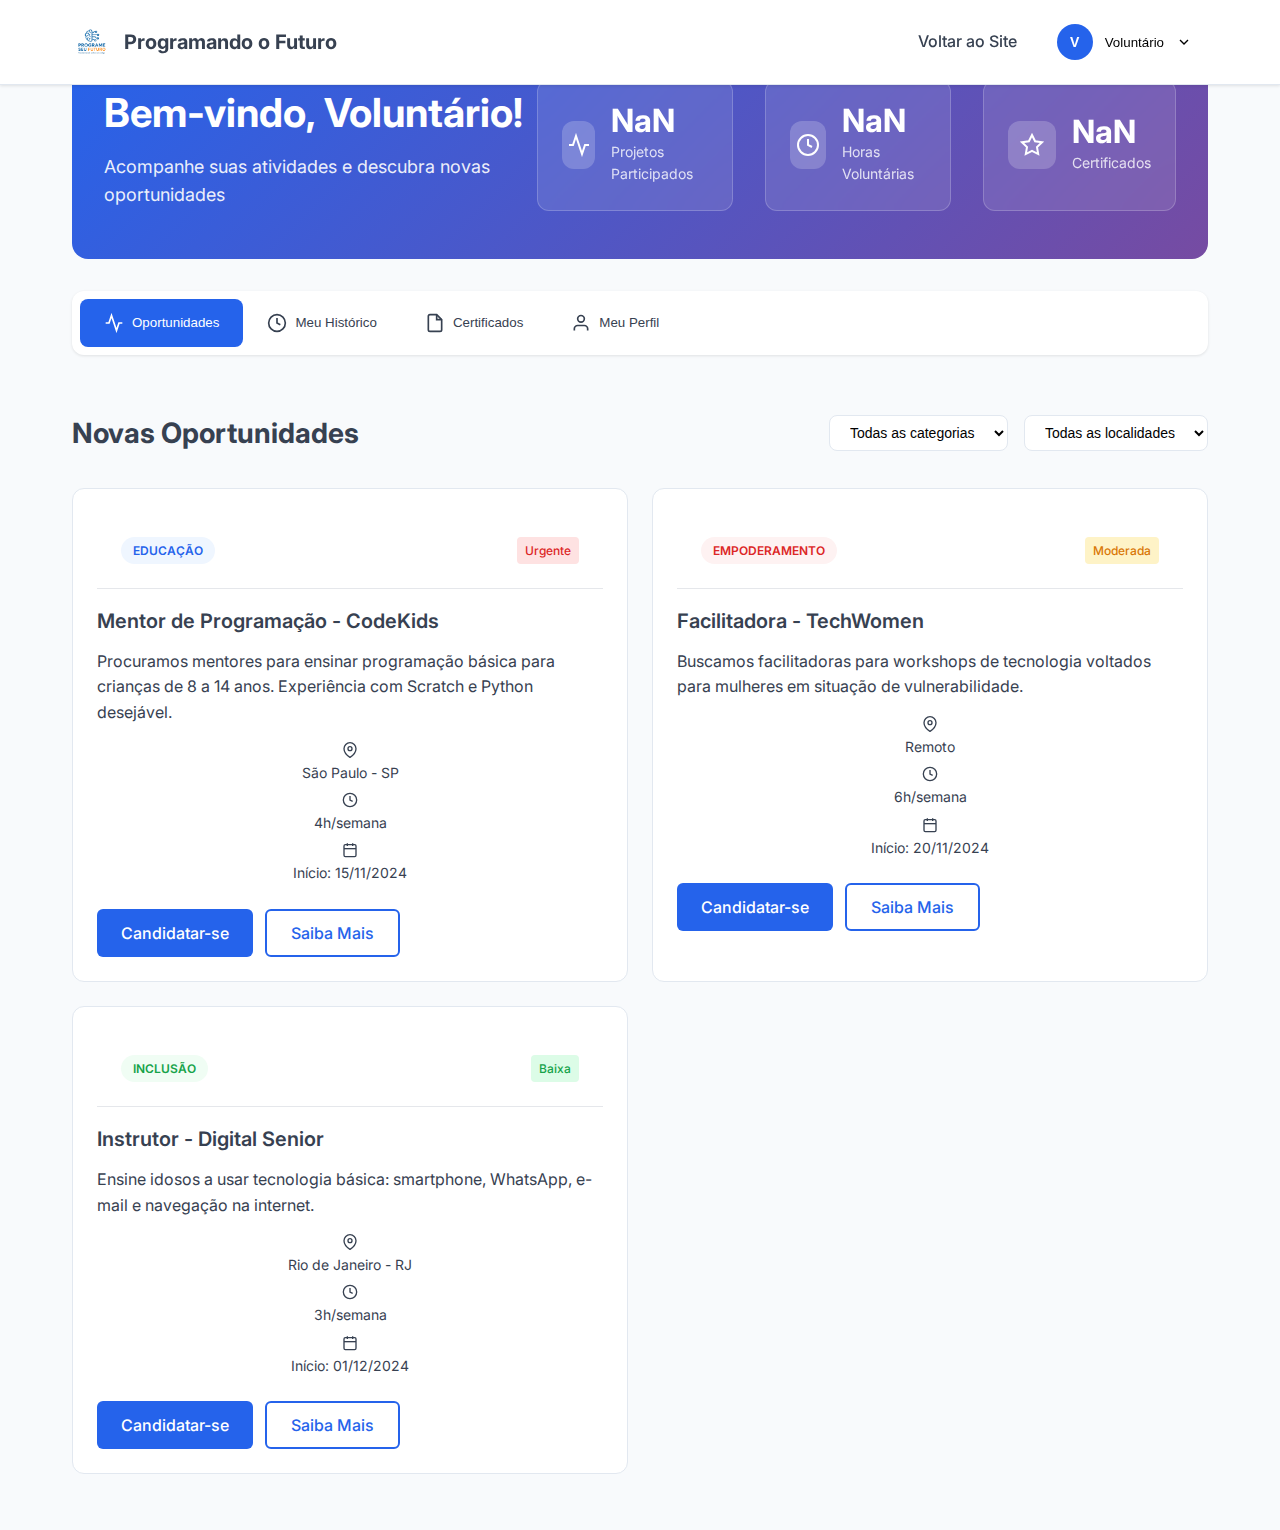
<file: area-voluntario.html>
<!DOCTYPE html>
<html lang="pt-BR">
<head>
    <meta charset="UTF-8">
    <meta name="viewport" content="width=device-width, initial-scale=1.0">
    
    <!-- SEO Meta Tags -->
    <meta name="description" content="Área restrita do voluntário - Acompanhe suas atividades, certificados e impacto na ONG Programando o Futuro.">
    <meta name="robots" content="noindex, nofollow">
    <meta name="theme-color" content="#6366f1">
    
    <title>Área do Voluntário - Dashboard | Programando o Futuro</title>
    
    <!-- Fonts -->
    <link href="https://fonts.googleapis.com/css2?family=Inter:wght@300;400;500;600;700&display=swap" rel="stylesheet">
    
    <!-- CSS -->
    <link rel="stylesheet" href="css/styles.css">
    <link rel="stylesheet" href="css/components.css">
    <link rel="stylesheet" href="css/user-area.css">
    
    <!-- Favicon -->
    <link rel="icon" type="image/x-icon" href="assets/favicon.ico">
</head>
<body class="user-area-page">
    <!-- Header -->
    <header class="header">
        <nav class="navbar" aria-label="Menu principal">
            <div class="container">
                <div class="navbar-brand">
                    <img src="assets/logo.png" alt="Logo Programando o Futuro" class="logo">
                    <span class="brand-text">Programando o Futuro</span>
                </div>
                
                <div class="navbar-actions">
                    <a href="index.html" class="nav-link">Voltar ao Site</a>
                    <button class="user-menu-btn" id="userMenuBtn">
                        <span class="user-avatar">
                            <span id="userInitials">V</span>
                        </span>
                        <span id="userName">Voluntário</span>
                        <svg width="16" height="16" viewBox="0 0 24 24" fill="none" stroke="currentColor" stroke-width="2">
                            <polyline points="6,9 12,15 18,9"/>
                        </svg>
                    </button>
                    
                    <div class="user-dropdown" id="userDropdown">
                        <a href="#perfil" class="dropdown-item">Meu Perfil</a>
                        <a href="#configuracoes" class="dropdown-item">Configurações</a>
                        <hr class="dropdown-divider">
                        <button class="dropdown-item logout-btn" onclick="authSystem.logout()">Sair</button>
                    </div>
                </div>
            </div>
        </nav>
    </header>

    <!-- Main Content -->
    <main class="main-content">
        <div class="container">
            <!-- Welcome Section -->
            <section class="welcome-section">
                <div class="welcome-content">
                    <h1 class="welcome-title">Bem-vindo, <span id="volunteerName">Voluntário</span>!</h1>
                    <p class="welcome-subtitle">Acompanhe suas atividades e descubra novas oportunidades</p>
                </div>
                
                <div class="quick-stats">
                    <div class="stat-item">
                        <div class="stat-icon">
                            <svg width="24" height="24" viewBox="0 0 24 24" fill="none" stroke="currentColor" stroke-width="2">
                                <path d="M22 12h-4l-3 9L9 3l-3 9H2"/>
                            </svg>
                        </div>
                        <div class="stat-info">
                            <span class="stat-number">8</span>
                            <span class="stat-label">Projetos Participados</span>
                        </div>
                    </div>
                    
                    <div class="stat-item">
                        <div class="stat-icon">
                            <svg width="24" height="24" viewBox="0 0 24 24" fill="none" stroke="currentColor" stroke-width="2">
                                <circle cx="12" cy="12" r="10"/>
                                <polyline points="12,6 12,12 16,14"/>
                            </svg>
                        </div>
                        <div class="stat-info">
                            <span class="stat-number">156</span>
                            <span class="stat-label">Horas Voluntárias</span>
                        </div>
                    </div>
                    
                    <div class="stat-item">
                        <div class="stat-icon">
                            <svg width="24" height="24" viewBox="0 0 24 24" fill="none" stroke="currentColor" stroke-width="2">
                                <path d="M12 2l3.09 6.26L22 9.27l-5 4.87 1.18 6.88L12 17.77l-6.18 3.25L7 14.14 2 9.27l6.91-1.01L12 2z"/>
                            </svg>
                        </div>
                        <div class="stat-info">
                            <span class="stat-number">3</span>
                            <span class="stat-label">Certificados</span>
                        </div>
                    </div>
                </div>
            </section>

            <!-- Navigation Tabs -->
            <nav class="tab-navigation">
                <button class="tab-btn active" data-tab="oportunidades">
                    <svg width="20" height="20" viewBox="0 0 24 24" fill="none" stroke="currentColor" stroke-width="2">
                        <path d="M22 12h-4l-3 9L9 3l-3 9H2"/>
                    </svg>
                    Oportunidades
                </button>
                <button class="tab-btn" data-tab="historico">
                    <svg width="20" height="20" viewBox="0 0 24 24" fill="none" stroke="currentColor" stroke-width="2">
                        <circle cx="12" cy="12" r="10"/>
                        <polyline points="12,6 12,12 16,14"/>
                    </svg>
                    Meu Histórico
                </button>
                <button class="tab-btn" data-tab="certificados">
                    <svg width="20" height="20" viewBox="0 0 24 24" fill="none" stroke="currentColor" stroke-width="2">
                        <path d="M14 2H6a2 2 0 0 0-2 2v16a2 2 0 0 0 2 2h12a2 2 0 0 0 2-2V8z"/>
                        <polyline points="14,2 14,8 20,8"/>
                    </svg>
                    Certificados
                </button>
                <button class="tab-btn" data-tab="perfil">
                    <svg width="20" height="20" viewBox="0 0 24 24" fill="none" stroke="currentColor" stroke-width="2">
                        <path d="M20 21v-2a4 4 0 0 0-4-4H8a4 4 0 0 0-4 4v2"/>
                        <circle cx="12" cy="7" r="4"/>
                    </svg>
                    Meu Perfil
                </button>
            </nav>

            <!-- Tab Content -->
            <div class="tab-content">
                <!-- Oportunidades Tab -->
                <section id="oportunidades-tab" class="tab-panel active">
                    <div class="section-header">
                        <h2>Novas Oportunidades</h2>
                        <div class="filters">
                            <select class="filter-select" id="categoryFilter">
                                <option value="">Todas as categorias</option>
                                <option value="educacao">Educação</option>
                                <option value="empoderamento">Empoderamento</option>
                                <option value="inclusao">Inclusão</option>
                                <option value="eventos">Eventos</option>
                            </select>
                            <select class="filter-select" id="locationFilter">
                                <option value="">Todas as localidades</option>
                                <option value="presencial">Presencial</option>
                                <option value="remoto">Remoto</option>
                                <option value="hibrido">Híbrido</option>
                            </select>
                        </div>
                    </div>
                    
                    <div class="opportunities-grid">
                        <div class="opportunity-card">
                            <div class="card-header">
                                <div class="project-badge educacao">Educação</div>
                                <div class="urgency-badge high">Urgente</div>
                            </div>
                            <h3 class="opportunity-title">Mentor de Programação - CodeKids</h3>
                            <p class="opportunity-description">
                                Procuramos mentores para ensinar programação básica para crianças de 8 a 14 anos. 
                                Experiência com Scratch e Python desejável.
                            </p>
                            <div class="opportunity-details">
                                <div class="detail-item">
                                    <svg width="16" height="16" viewBox="0 0 24 24" fill="none" stroke="currentColor" stroke-width="2">
                                        <path d="M21 10c0 7-9 13-9 13s-9-6-9-13a9 9 0 0 1 18 0z"/>
                                        <circle cx="12" cy="10" r="3"/>
                                    </svg>
                                    <span>São Paulo - SP</span>
                                </div>
                                <div class="detail-item">
                                    <svg width="16" height="16" viewBox="0 0 24 24" fill="none" stroke="currentColor" stroke-width="2">
                                        <circle cx="12" cy="12" r="10"/>
                                        <polyline points="12,6 12,12 16,14"/>
                                    </svg>
                                    <span>4h/semana</span>
                                </div>
                                <div class="detail-item">
                                    <svg width="16" height="16" viewBox="0 0 24 24" fill="none" stroke="currentColor" stroke-width="2">
                                        <rect x="3" y="4" width="18" height="18" rx="2" ry="2"/>
                                        <line x1="16" y1="2" x2="16" y2="6"/>
                                        <line x1="8" y1="2" x2="8" y2="6"/>
                                        <line x1="3" y1="10" x2="21" y2="10"/>
                                    </svg>
                                    <span>Início: 15/11/2024</span>
                                </div>
                            </div>
                            <div class="card-actions">
                                <button class="btn btn-primary">Candidatar-se</button>
                                <button class="btn btn-outline">Saiba Mais</button>
                            </div>
                        </div>

                        <div class="opportunity-card">
                            <div class="card-header">
                                <div class="project-badge empoderamento">Empoderamento</div>
                                <div class="urgency-badge medium">Moderada</div>
                            </div>
                            <h3 class="opportunity-title">Facilitadora - TechWomen</h3>
                            <p class="opportunity-description">
                                Buscamos facilitadoras para workshops de tecnologia voltados para mulheres em situação de vulnerabilidade.
                            </p>
                            <div class="opportunity-details">
                                <div class="detail-item">
                                    <svg width="16" height="16" viewBox="0 0 24 24" fill="none" stroke="currentColor" stroke-width="2">
                                        <path d="M21 10c0 7-9 13-9 13s-9-6-9-13a9 9 0 0 1 18 0z"/>
                                        <circle cx="12" cy="10" r="3"/>
                                    </svg>
                                    <span>Remoto</span>
                                </div>
                                <div class="detail-item">
                                    <svg width="16" height="16" viewBox="0 0 24 24" fill="none" stroke="currentColor" stroke-width="2">
                                        <circle cx="12" cy="12" r="10"/>
                                        <polyline points="12,6 12,12 16,14"/>
                                    </svg>
                                    <span>6h/semana</span>
                                </div>
                                <div class="detail-item">
                                    <svg width="16" height="16" viewBox="0 0 24 24" fill="none" stroke="currentColor" stroke-width="2">
                                        <rect x="3" y="4" width="18" height="18" rx="2" ry="2"/>
                                        <line x1="16" y1="2" x2="16" y2="6"/>
                                        <line x1="8" y1="2" x2="8" y2="6"/>
                                        <line x1="3" y1="10" x2="21" y2="10"/>
                                    </svg>
                                    <span>Início: 20/11/2024</span>
                                </div>
                            </div>
                            <div class="card-actions">
                                <button class="btn btn-primary">Candidatar-se</button>
                                <button class="btn btn-outline">Saiba Mais</button>
                            </div>
                        </div>

                        <div class="opportunity-card">
                            <div class="card-header">
                                <div class="project-badge inclusao">Inclusão</div>
                                <div class="urgency-badge low">Baixa</div>
                            </div>
                            <h3 class="opportunity-title">Instrutor - Digital Senior</h3>
                            <p class="opportunity-description">
                                Ensine idosos a usar tecnologia básica: smartphone, WhatsApp, e-mail e navegação na internet.
                            </p>
                            <div class="opportunity-details">
                                <div class="detail-item">
                                    <svg width="16" height="16" viewBox="0 0 24 24" fill="none" stroke="currentColor" stroke-width="2">
                                        <path d="M21 10c0 7-9 13-9 13s-9-6-9-13a9 9 0 0 1 18 0z"/>
                                        <circle cx="12" cy="10" r="3"/>
                                    </svg>
                                    <span>Rio de Janeiro - RJ</span>
                                </div>
                                <div class="detail-item">
                                    <svg width="16" height="16" viewBox="0 0 24 24" fill="none" stroke="currentColor" stroke-width="2">
                                        <circle cx="12" cy="12" r="10"/>
                                        <polyline points="12,6 12,12 16,14"/>
                                    </svg>
                                    <span>3h/semana</span>
                                </div>
                                <div class="detail-item">
                                    <svg width="16" height="16" viewBox="0 0 24 24" fill="none" stroke="currentColor" stroke-width="2">
                                        <rect x="3" y="4" width="18" height="18" rx="2" ry="2"/>
                                        <line x1="16" y1="2" x2="16" y2="6"/>
                                        <line x1="8" y1="2" x2="8" y2="6"/>
                                        <line x1="3" y1="10" x2="21" y2="10"/>
                                    </svg>
                                    <span>Início: 01/12/2024</span>
                                </div>
                            </div>
                            <div class="card-actions">
                                <button class="btn btn-primary">Candidatar-se</button>
                                <button class="btn btn-outline">Saiba Mais</button>
                            </div>
                        </div>
                    </div>
                </section>

                <!-- Histórico Tab -->
                <section id="historico-tab" class="tab-panel">
                    <div class="section-header">
                        <h2>Meu Histórico de Participação</h2>
                        <div class="timeline-filter">
                            <button class="filter-btn active" data-filter="all">Todos</button>
                            <button class="filter-btn" data-filter="active">Ativos</button>
                            <button class="filter-btn" data-filter="completed">Concluídos</button>
                        </div>
                    </div>
                    
                    <div class="timeline">
                        <div class="timeline-item completed">
                            <div class="timeline-marker"></div>
                            <div class="timeline-content">
                                <div class="timeline-header">
                                    <h3>CodeKids - Turma 2024.1</h3>
                                    <span class="timeline-date">Mar - Jun 2024</span>
                                </div>
                                <p class="timeline-description">
                                    Mentor de programação para 15 crianças. Ensinou conceitos básicos de Scratch e Python.
                                </p>
                                <div class="timeline-stats">
                                    <span class="stat">48 horas voluntárias</span>
                                    <span class="stat">15 crianças atendidas</span>
                                    <span class="stat">Certificado emitido</span>
                                </div>
                                <div class="timeline-actions">
                                    <button class="btn btn-sm btn-outline">Ver Certificado</button>
                                    <button class="btn btn-sm btn-outline">Avaliar Projeto</button>
                                </div>
                            </div>
                        </div>

                        <div class="timeline-item active">
                            <div class="timeline-marker"></div>
                            <div class="timeline-content">
                                <div class="timeline-header">
                                    <h3>TechWomen - Turma 2024.2</h3>
                                    <span class="timeline-date">Set 2024 - Atual</span>
                                </div>
                                <p class="timeline-description">
                                    Facilitadora de workshops sobre desenvolvimento web para mulheres.
                                </p>
                                <div class="timeline-stats">
                                    <span class="stat">32 horas (em andamento)</span>
                                    <span class="stat">12 mulheres atendidas</span>
                                    <span class="stat">85% de frequência</span>
                                </div>
                                <div class="timeline-actions">
                                    <button class="btn btn-sm btn-primary">Acessar Projeto</button>
                                    <button class="btn btn-sm btn-outline">Relatório Semanal</button>
                                </div>
                            </div>
                        </div>

                        <div class="timeline-item completed">
                            <div class="timeline-marker"></div>
                            <div class="timeline-content">
                                <div class="timeline-header">
                                    <h3>Digital Senior - Turma Piloto</h3>
                                    <span class="timeline-date">Jan - Fev 2024</span>
                                </div>
                                <p class="timeline-description">
                                    Instrutor de inclusão digital para idosos, focando em uso básico de smartphones.
                                </p>
                                <div class="timeline-stats">
                                    <span class="stat">24 horas voluntárias</span>
                                    <span class="stat">8 idosos atendidos</span>
                                    <span class="stat">Certificado emitido</span>
                                </div>
                                <div class="timeline-actions">
                                    <button class="btn btn-sm btn-outline">Ver Certificado</button>
                                    <button class="btn btn-sm btn-outline">Compartilhar Experiência</button>
                                </div>
                            </div>
                        </div>
                    </div>
                </section>

                <!-- Certificados Tab -->
                <section id="certificados-tab" class="tab-panel">
                    <div class="section-header">
                        <h2>Meus Certificados</h2>
                        <p class="section-subtitle">Certificados digitais das suas participações em projetos</p>
                    </div>
                    
                    <div class="certificates-grid">
                        <div class="certificate-card">
                            <div class="certificate-preview">
                                <div class="certificate-icon">
                                    <svg width="48" height="48" viewBox="0 0 24 24" fill="none" stroke="currentColor" stroke-width="2">
                                        <path d="M12 2l3.09 6.26L22 9.27l-5 4.87 1.18 6.88L12 17.77l-6.18 3.25L7 14.14 2 9.27l6.91-1.01L12 2z"/>
                                    </svg>
                                </div>
                                <h3>Certificado de Participação</h3>
                                <p>CodeKids - Turma 2024.1</p>
                            </div>
                            <div class="certificate-info">
                                <div class="info-item">
                                    <span class="label">Emitido em:</span>
                                    <span class="value">15/06/2024</span>
                                </div>
                                <div class="info-item">
                                    <span class="label">Horas:</span>
                                    <span class="value">48h</span>
                                </div>
                                <div class="info-item">
                                    <span class="label">Código:</span>
                                    <span class="value">CK2024-001-VLT</span>
                                </div>
                            </div>
                            <div class="certificate-actions">
                                <button class="btn btn-primary">Baixar PDF</button>
                                <button class="btn btn-outline">Compartilhar</button>
                                <button class="btn btn-outline">Verificar</button>
                            </div>
                        </div>

                        <div class="certificate-card">
                            <div class="certificate-preview">
                                <div class="certificate-icon">
                                    <svg width="48" height="48" viewBox="0 0 24 24" fill="none" stroke="currentColor" stroke-width="2">
                                        <path d="M12 2l3.09 6.26L22 9.27l-5 4.87 1.18 6.88L12 17.77l-6.18 3.25L7 14.14 2 9.27l6.91-1.01L12 2z"/>
                                    </svg>
                                </div>
                                <h3>Certificado de Participação</h3>
                                <p>Digital Senior - Turma Piloto</p>
                            </div>
                            <div class="certificate-info">
                                <div class="info-item">
                                    <span class="label">Emitido em:</span>
                                    <span class="value">28/02/2024</span>
                                </div>
                                <div class="info-item">
                                    <span class="label">Horas:</span>
                                    <span class="value">24h</span>
                                </div>
                                <div class="info-item">
                                    <span class="label">Código:</span>
                                    <span class="value">DS2024-001-VLT</span>
                                </div>
                            </div>
                            <div class="certificate-actions">
                                <button class="btn btn-primary">Baixar PDF</button>
                                <button class="btn btn-outline">Compartilhar</button>
                                <button class="btn btn-outline">Verificar</button>
                            </div>
                        </div>

                        <div class="certificate-card pending">
                            <div class="certificate-preview">
                                <div class="certificate-icon">
                                    <svg width="48" height="48" viewBox="0 0 24 24" fill="none" stroke="currentColor" stroke-width="2">
                                        <circle cx="12" cy="12" r="10"/>
                                        <polyline points="12,6 12,12 16,14"/>
                                    </svg>
                                </div>
                                <h3>Certificado Pendente</h3>
                                <p>TechWomen - Turma 2024.2</p>
                            </div>
                            <div class="certificate-info">
                                <div class="info-item">
                                    <span class="label">Previsão:</span>
                                    <span class="value">Dezembro 2024</span>
                                </div>
                                <div class="info-item">
                                    <span class="label">Progresso:</span>
                                    <span class="value">65% concluído</span>
                                </div>
                                <div class="info-item">
                                    <span class="label">Horas atuais:</span>
                                    <span class="value">32h de 50h</span>
                                </div>
                            </div>
                            <div class="certificate-actions">
                                <button class="btn btn-outline" disabled>Aguardando Conclusão</button>
                            </div>
                        </div>
                    </div>
                </section>

                <!-- Perfil Tab -->
                <section id="perfil-tab" class="tab-panel">
                    <div class="section-header">
                        <h2>Meu Perfil</h2>
                        <button class="btn btn-outline">Editar Perfil</button>
                    </div>
                    
                    <div class="profile-content">
                        <div class="profile-card">
                            <div class="profile-avatar">
                                <div class="avatar-circle">
                                    <span id="profileInitials">JS</span>
                                </div>
                                <button class="avatar-edit">
                                    <svg width="16" height="16" viewBox="0 0 24 24" fill="none" stroke="currentColor" stroke-width="2">
                                        <path d="M11 4H4a2 2 0 0 0-2 2v14a2 2 0 0 0 2 2h14a2 2 0 0 0 2-2v-7"/>
                                        <path d="M18.5 2.5a2.121 2.121 0 0 1 3 3L12 15l-4 1 1-4 9.5-9.5z"/>
                                    </svg>
                                </button>
                            </div>
                            
                            <div class="profile-info">
                                <h3 id="profileName">João Silva</h3>
                                <p class="profile-role">Voluntário Ativo</p>
                                <p class="profile-since">Membro desde Janeiro 2024</p>
                            </div>
                        </div>
                        
                        <div class="profile-details">
                            <div class="detail-section">
                                <h4>Informações Pessoais</h4>
                                <div class="detail-grid">
                                    <div class="detail-item">
                                        <span class="label">E-mail:</span>
                                        <span class="value">joao.silva@email.com</span>
                                    </div>
                                    <div class="detail-item">
                                        <span class="label">Telefone:</span>
                                        <span class="value">(11) 99999-9999</span>
                                    </div>
                                    <div class="detail-item">
                                        <span class="label">Localização:</span>
                                        <span class="value">São Paulo - SP</span>
                                    </div>
                                    <div class="detail-item">
                                        <span class="label">Data de Nascimento:</span>
                                        <span class="value">15/03/1990</span>
                                    </div>
                                </div>
                            </div>
                            
                            <div class="detail-section">
                                <h4>Habilidades e Interesses</h4>
                                <div class="skills-tags">
                                    <span class="skill-tag">Programação</span>
                                    <span class="skill-tag">Python</span>
                                    <span class="skill-tag">JavaScript</span>
                                    <span class="skill-tag">Ensino</span>
                                    <span class="skill-tag">Mentoria</span>
                                    <span class="skill-tag">Design</span>
                                </div>
                            </div>
                            
                            <div class="detail-section">
                                <h4>Preferências de Voluntariado</h4>
                                <div class="preferences">
                                    <div class="preference-item">
                                        <span class="label">Disponibilidade:</span>
                                        <span class="value">Fins de semana e noites</span>
                                    </div>
                                    <div class="preference-item">
                                        <span class="label">Modalidade:</span>
                                        <span class="value">Presencial e Remoto</span>
                                    </div>
                                    <div class="preference-item">
                                        <span class="label">Áreas de Interesse:</span>
                                        <span class="value">Educação, Empoderamento</span>
                                    </div>
                                </div>
                            </div>
                        </div>
                    </div>
                </section>
            </div>
        </div>
    </main>

    <!-- Scripts -->
    <script src="js/main.js"></script>
    <script src="js/auth.js"></script>
    <script src="js/volunteer-area.js"></script>
</body>
</html>
</file>
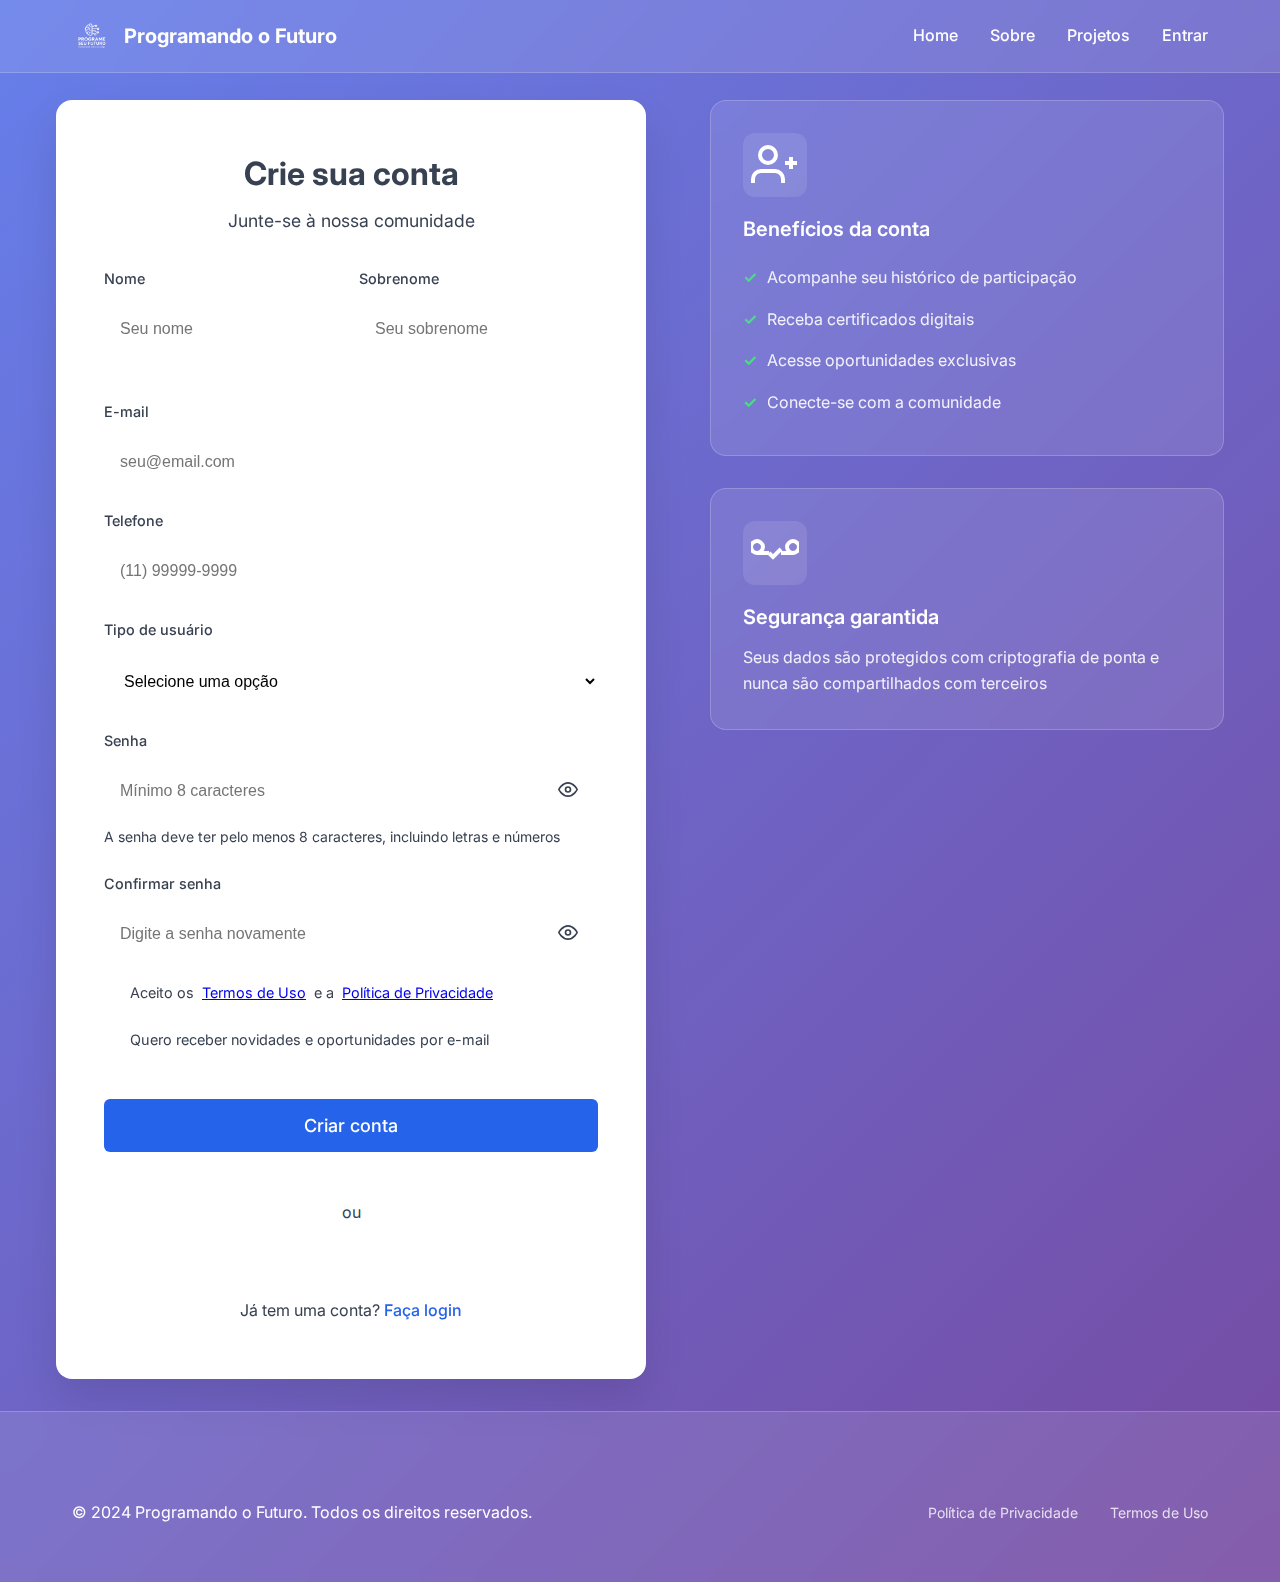
<file: cadastro.html>
<!DOCTYPE html>
<html lang="pt-BR">
<head>
    <meta charset="UTF-8">
    <meta name="viewport" content="width=device-width, initial-scale=1.0">
    
    <!-- SEO Meta Tags -->
    <meta name="description" content="Crie sua conta na ONG Programando o Futuro. Cadastre-se como voluntário ou doador.">
    <meta name="robots" content="noindex, nofollow">
    <meta name="theme-color" content="#6366f1">
    
    <!-- Canonical URL -->
    <link rel="canonical" href="https://programandofuturo.org/cadastro.html">
    
    <title>Cadastro - Crie sua Conta | Programando o Futuro</title>
    
    <!-- Fonts -->
    <link href="https://fonts.googleapis.com/css2?family=Inter:wght@300;400;500;600;700&display=swap" rel="stylesheet">
    
    <!-- CSS -->
    <link rel="stylesheet" href="css/styles.css">
    <link rel="stylesheet" href="css/components.css">
    <link rel="stylesheet" href="css/auth.css">
    
    <!-- Favicon -->
    <link rel="icon" type="image/x-icon" href="assets/favicon.ico">
</head>
<body class="auth-page">
    <!-- Header -->
    <header class="header" role="banner">
        <nav class="navbar" role="navigation" aria-label="Menu principal">
            <div class="container">
                <div class="navbar-brand">
                    <img src="assets/logo.png" alt="Logo Programando o Futuro" class="logo">
                    <span class="brand-text">Programando o Futuro</span>
                </div>
                
                <ul class="navbar-menu">
                    <li><a href="index.html" class="nav-link">Home</a></li>
                    <li><a href="sobre.html" class="nav-link">Sobre</a></li>
                    <li><a href="projetos.html" class="nav-link">Projetos</a></li>
                </ul>
            </div>
        </nav>
    </header>

    <!-- Main Content -->
    <main class="auth-main" role="main">
        <div class="auth-container">
            <div class="auth-card">
                <div class="auth-header">
                    <h1 class="auth-title">Crie sua conta</h1>
                    <p class="auth-subtitle">Junte-se à nossa comunidade</p>
                </div>
                
                <form class="auth-form" id="registerForm" novalidate>
                    <div class="form-row">
                        <div class="form-group">
                            <label for="firstName" class="form-label">Nome</label>
                            <input 
                                type="text" 
                                id="firstName" 
                                name="firstName" 
                                placeholder="Seu nome" 
                                required
                                aria-describedby="firstName-error"
                            >
                            <div id="firstName-error" class="error-message" role="alert"></div>
                        </div>
                        
                        <div class="form-group">
                            <label for="lastName" class="form-label">Sobrenome</label>
                            <input 
                                type="text" 
                                id="lastName" 
                                name="lastName" 
                                placeholder="Seu sobrenome" 
                                required
                                aria-describedby="lastName-error"
                            >
                            <div id="lastName-error" class="error-message" role="alert"></div>
                        </div>
                    </div>
                    
                    <div class="form-group">
                        <label for="email" class="form-label">E-mail</label>
                        <input 
                            type="email" 
                            id="email" 
                            name="email" 
                            placeholder="seu@email.com" 
                            required
                            aria-describedby="email-error"
                        >
                        <div id="email-error" class="error-message" role="alert"></div>
                    </div>
                    
                    <div class="form-group">
                        <label for="phone" class="form-label">Telefone</label>
                        <input 
                            type="tel" 
                            id="phone" 
                            name="phone" 
                            placeholder="(11) 99999-9999" 
                            required
                            aria-describedby="phone-error"
                        >
                        <div id="phone-error" class="error-message" role="alert"></div>
                    </div>
                    
                    <div class="form-group">
                        <label for="userType" class="form-label">Tipo de usuário</label>
                        <select id="userType" name="userType" required aria-describedby="userType-error">
                            <option value="">Selecione uma opção</option>
                            <option value="donor">Doador/Apoiador</option>
                            <option value="volunteer">Voluntário</option>
                            <option value="beneficiary">Beneficiário</option>
                        </select>
                        <div id="userType-error" class="error-message" role="alert"></div>
                    </div>
                    
                    <div class="form-group">
                        <label for="password" class="form-label">Senha</label>
                        <div class="password-input">
                            <input 
                                type="password" 
                                id="password" 
                                name="password" 
                                placeholder="Mínimo 8 caracteres" 
                                required
                                minlength="8"
                                aria-describedby="password-error password-help"
                            >
                            <button type="button" class="password-toggle" aria-label="Mostrar/ocultar senha">
                                <svg width="20" height="20" viewBox="0 0 24 24" fill="none" stroke="currentColor" stroke-width="2">
                                    <path d="M1 12s4-8 11-8 11 8 11 8-4 8-11 8-11-8-11-8z"/>
                                    <circle cx="12" cy="12" r="3"/>
                                </svg>
                            </button>
                        </div>
                        <div id="password-help" class="form-help">
                            A senha deve ter pelo menos 8 caracteres, incluindo letras e números
                        </div>
                        <div id="password-error" class="error-message" role="alert"></div>
                    </div>
                    
                    <div class="form-group">
                        <label for="confirmPassword" class="form-label">Confirmar senha</label>
                        <div class="password-input">
                            <input 
                                type="password" 
                                id="confirmPassword" 
                                name="confirmPassword" 
                                placeholder="Digite a senha novamente" 
                                required
                                aria-describedby="confirmPassword-error"
                            >
                            <button type="button" class="password-toggle" aria-label="Mostrar/ocultar senha">
                                <svg width="20" height="20" viewBox="0 0 24 24" fill="none" stroke="currentColor" stroke-width="2">
                                    <path d="M1 12s4-8 11-8 11 8 11 8-4 8-11 8-11-8-11-8z"/>
                                    <circle cx="12" cy="12" r="3"/>
                                </svg>
                            </button>
                        </div>
                        <div id="confirmPassword-error" class="error-message" role="alert"></div>
                    </div>
                    
                    <div class="form-group">
                        <label class="checkbox-label">
                            <input type="checkbox" name="terms" id="terms" required>
                            <span class="checkmark"></span>
                            Aceito os <a href="termos-uso.html" target="_blank">Termos de Uso</a> e a <a href="politica-privacidade.html" target="_blank">Política de Privacidade</a>
                        </label>
                    </div>
                    
                    <div class="form-group">
                        <label class="checkbox-label">
                            <input type="checkbox" name="newsletter" id="newsletter">
                            <span class="checkmark"></span>
                            Quero receber novidades e oportunidades por e-mail
                        </label>
                    </div>
                    
                    <button type="submit" class="btn btn-primary btn-large">
                        Criar conta
                    </button>
                    
                    <div class="auth-divider">
                        <span>ou</span>
                    </div>
                    
                    <div class="auth-links">
                        <p>Já tem uma conta? <a href="login.html">Faça login</a></p>
                    </div>
                </form>
            </div>
            
            <div class="auth-info">
                <div class="info-card">
                    <div class="info-icon">
                        <svg width="48" height="48" viewBox="0 0 24 24" fill="none" stroke="currentColor" stroke-width="2">
                            <path d="M16 21v-2a4 4 0 0 0-4-4H5a4 4 0 0 0-4 4v2"/>
                            <circle cx="8.5" cy="7" r="4"/>
                            <path d="M20 8v6"/>
                            <path d="M23 11h-6"/>
                        </svg>
                    </div>
                    <h3>Benefícios da conta</h3>
                    <ul>
                        <li>Acompanhe seu histórico de participação</li>
                        <li>Receba certificados digitais</li>
                        <li>Acesse oportunidades exclusivas</li>
                        <li>Conecte-se com a comunidade</li>
                    </ul>
                </div>
                
                <div class="info-card">
                    <div class="info-icon">
                        <svg width="48" height="48" viewBox="0 0 24 24" fill="none" stroke="currentColor" stroke-width="2">
                            <path d="M9 12l2 2 4-4"/>
                            <path d="M21 12c-1 0-3-1-3-3s2-3 3-3 3 1 3 3-2 3-3 3"/>
                            <path d="M3 12c1 0 3-1 3-3s-2-3-3-3-3 1-3 3 2 3 3 3"/>
                            <path d="M3 12h6m6 0h6"/>
                        </svg>
                    </div>
                    <h3>Segurança garantida</h3>
                    <p>Seus dados são protegidos com criptografia de ponta e nunca são compartilhados com terceiros</p>
                </div>
            </div>
        </div>
    </main>

    <!-- Footer -->
    <footer class="footer auth-footer" role="contentinfo">
        <div class="container">
            <div class="footer-simple">
                <p>&copy; 2024 Programando o Futuro. Todos os direitos reservados.</p>
                <div class="footer-legal">
                    <a href="politica-privacidade.html">Política de Privacidade</a>
                    <a href="termos-uso.html">Termos de Uso</a>
                </div>
            </div>
        </div>
    </footer>

    <!-- Scripts -->
    <script src="js/main.js"></script>
    <script src="js/auth.js"></script>
</body>
</html>
</file>
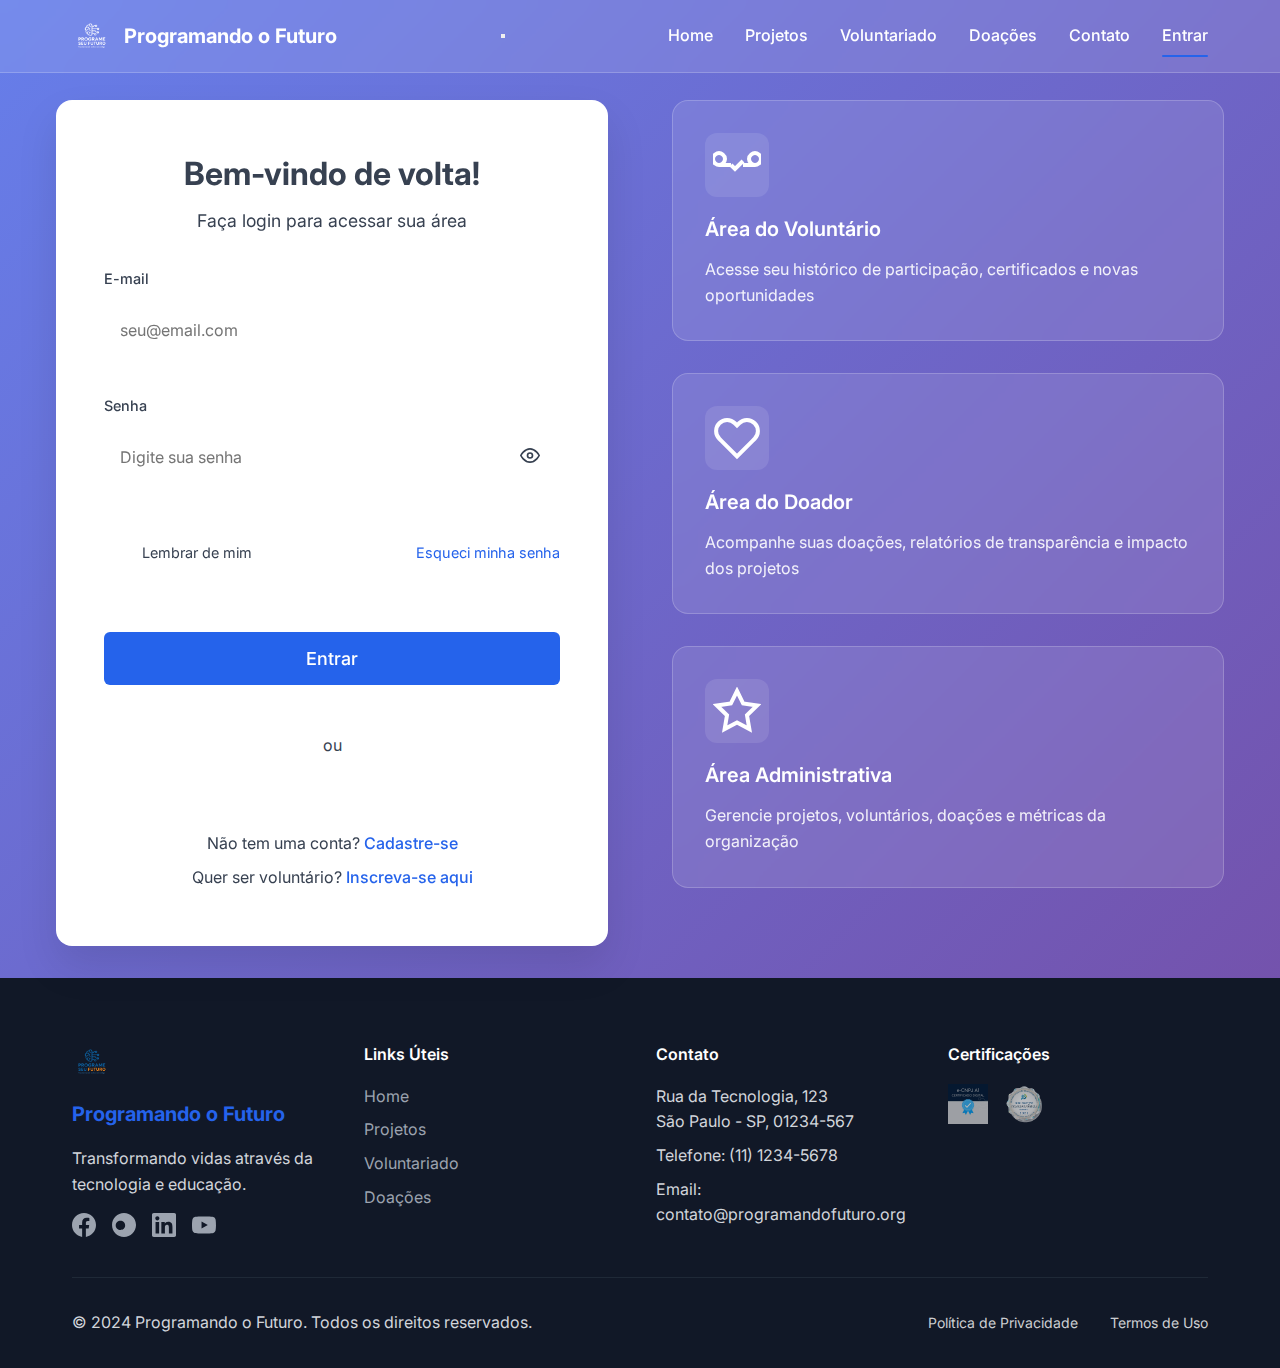
<file: login.html>
<!DOCTYPE html>
<html lang="pt-BR">
<head>
    <meta charset="UTF-8">
    <meta name="viewport" content="width=device-width, initial-scale=1.0">
    
    <!-- SEO Meta Tags -->
    <meta name="description" content="Acesse sua conta na ONG Programando o Futuro. Área do voluntário, doador e administrador.">
    <meta name="robots" content="noindex, nofollow">
    <meta name="theme-color" content="#6366f1">
    
    <!-- Canonical URL -->
    <link rel="canonical" href="https://programandofuturo.org/login.html">
    
    <title>Login - Acesse sua Conta | Programando o Futuro</title>
    
    <!-- Fonts -->
    <link href="https://fonts.googleapis.com/css2?family=Inter:wght@300;400;500;600;700&display=swap" rel="stylesheet">
    
    <!-- CSS -->
    <link rel="stylesheet" href="css/styles.css">
    <link rel="stylesheet" href="css/components.css">
    <link rel="stylesheet" href="css/forms.css">
    <link rel="stylesheet" href="css/auth.css">
    
    <!-- Favicon -->
    <link rel="icon" type="image/x-icon" href="assets/favicon.ico">
</head>
<body class="auth-page">
    <!-- Header -->
    <header class="header" role="banner">
        <nav class="navbar" role="navigation" aria-label="Menu principal">
            <div class="container">
                <div class="navbar-brand">
                    <img src="assets/logo.png" alt="Logo Programando o Futuro" class="logo">
                    <span class="brand-text">Programando o Futuro</span>
                </div>
                <button class="navbar-toggle" aria-label="Abrir menu">
                    <span class="hamburger-line"></span>
                    <span class="hamburger-line"></span>
                    <span class="hamburger-line"></span>
                </button>
                <ul class="navbar-menu" role="menubar">
                    <li role="none"><a href="index.html" class="nav-link" role="menuitem">Home</a></li>
                    <li role="none"><a href="projetos.html" class="nav-link" role="menuitem">Projetos</a></li>
                    <li role="none"><a href="voluntariado.html" class="nav-link" role="menuitem">Voluntariado</a></li>
                    <li role="none"><a href="doacoes.html" class="nav-link" role="menuitem">Doações</a></li>
                    <li role="none"><a href="contato.html" class="nav-link" role="menuitem">Contato</a></li>
                </ul>
            </div>
        </nav>
    </header>

    <!-- Main Content -->
    <main class="auth-main" role="main">
        <div class="auth-container">
            <div class="auth-card">
                <div class="auth-header">
                    <h1 class="auth-title">Bem-vindo de volta!</h1>
                    <p class="auth-subtitle">Faça login para acessar sua área</p>
                </div>
                
                <form class="auth-form" id="loginForm" novalidate>
                    <div class="form-group">
                        <label for="email" class="form-label">E-mail</label>
                        <input 
                            type="email" 
                            id="email" 
                            name="email" 
                            placeholder="seu@email.com" 
                            required
                            aria-describedby="email-error"
                        >
                        <div id="email-error" class="error-message" role="alert"></div>
                    </div>
                    
                    <div class="form-group">
                        <label for="password" class="form-label">Senha</label>
                        <div class="password-input">
                            <input 
                                type="password" 
                                id="password" 
                                name="password" 
                                placeholder="Digite sua senha" 
                                required
                                aria-describedby="password-error"
                            >
                            <button type="button" class="password-toggle" aria-label="Mostrar/ocultar senha">
                                <svg width="20" height="20" viewBox="0 0 24 24" fill="none" stroke="currentColor" stroke-width="2">
                                    <path d="M1 12s4-8 11-8 11 8 11 8-4 8-11 8-11-8-11-8z"/>
                                    <circle cx="12" cy="12" r="3"/>
                                </svg>
                            </button>
                        </div>
                        <div id="password-error" class="error-message" role="alert"></div>
                    </div>
                    
                    <div class="form-options">
                        <label class="checkbox-label">
                            <input type="checkbox" name="remember" id="remember">
                            <span class="checkmark"></span>
                            Lembrar de mim
                        </label>
                        <a href="recuperar-senha.html" class="forgot-password">Esqueci minha senha</a>
                    </div>
                    
                    <button type="submit" class="btn btn-primary btn-large">
                        Entrar
                    </button>
                    
                    <div class="auth-divider">
                        <span>ou</span>
                    </div>
                    
                    <div class="auth-links">
                        <p>Não tem uma conta? <a href="cadastro.html">Cadastre-se</a></p>
                        <p>Quer ser voluntário? <a href="voluntariado.html">Inscreva-se aqui</a></p>
                    </div>
                </form>
            </div>
            
            <div class="auth-info">
                <div class="info-card">
                    <div class="info-icon">
                        <svg width="48" height="48" viewBox="0 0 24 24" fill="none" stroke="currentColor" stroke-width="2">
                            <path d="M9 12l2 2 4-4"/>
                            <path d="M21 12c-1 0-3-1-3-3s2-3 3-3 3 1 3 3-2 3-3 3"/>
                            <path d="M3 12c1 0 3-1 3-3s-2-3-3-3-3 1-3 3 2 3 3 3"/>
                            <path d="M3 12h6m6 0h6"/>
                        </svg>
                    </div>
                    <h3>Área do Voluntário</h3>
                    <p>Acesse seu histórico de participação, certificados e novas oportunidades</p>
                </div>
                
                <div class="info-card">
                    <div class="info-icon">
                        <svg width="48" height="48" viewBox="0 0 24 24" fill="none" stroke="currentColor" stroke-width="2">
                            <path d="M20.84 4.61a5.5 5.5 0 0 0-7.78 0L12 5.67l-1.06-1.06a5.5 5.5 0 0 0-7.78 7.78l1.06 1.06L12 21.23l7.78-7.78 1.06-1.06a5.5 5.5 0 0 0 0-7.78z"/>
                        </svg>
                    </div>
                    <h3>Área do Doador</h3>
                    <p>Acompanhe suas doações, relatórios de transparência e impacto dos projetos</p>
                </div>
                
                <div class="info-card">
                    <div class="info-icon">
                        <svg width="48" height="48" viewBox="0 0 24 24" fill="none" stroke="currentColor" stroke-width="2">
                            <path d="M12 2l3.09 6.26L22 9.27l-5 4.87 1.18 6.88L12 17.77l-6.18 3.25L7 14.14 2 9.27l6.91-1.01L12 2z"/>
                        </svg>
                    </div>
                    <h3>Área Administrativa</h3>
                    <p>Gerencie projetos, voluntários, doações e métricas da organização</p>
                </div>
            </div>
        </div>
    </main>

    <!-- Footer -->
    <footer class="footer">
        <div class="container">
            <div class="footer-content">
                <div class="footer-section">
                    <div class="footer-brand">
                        <img src="assets/logo.png" alt="Logo Programando o Futuro" class="footer-logo">
                        <h3>Programando o Futuro</h3>
                        <p>Transformando vidas através da tecnologia e educação.</p>
                    </div>
                    
                    <div class="social-links">
                        <a href="#" class="social-link" aria-label="Facebook">
                            <svg width="24" height="24" viewBox="0 0 24 24" fill="currentColor">
                                <path d="M24 12.073c0-6.627-5.373-12-12-12s-12 5.373-12 12c0 5.99 4.388 10.954 10.125 11.854v-8.385H7.078v-3.47h3.047V9.43c0-3.007 1.792-4.669 4.533-4.669 1.312 0 2.686.235 2.686.235v2.953H15.83c-1.491 0-1.956.925-1.956 1.874v2.25h3.328l-.532 3.47h-2.796v8.385C19.612 23.027 24 18.062 24 12.073z"/>
                            </svg>
                        </a>
                        <a href="#" class="social-link" aria-label="Instagram">
                            <svg width="24" height="24" viewBox="0 0 24 24" fill="currentColor">
                                <path d="M12.017 0C5.396 0 .029 5.367.029 11.987c0 6.62 5.367 11.987 11.988 11.987 6.62 0 11.987-5.367 11.987-11.987C24.014 5.367 18.637.001 12.017.001zM8.449 16.988c-1.297 0-2.448-.49-3.323-1.297C4.198 14.895 3.708 13.744 3.708 12.447s.49-2.448 1.418-3.323C6.001 8.198 7.152 7.708 8.449 7.708s2.448.49 3.323 1.416c.875.926 1.365 2.077 1.365 3.374s-.49 2.448-1.365 3.323c-.875.807-2.026 1.167-3.323 1.167z"/>
                            </svg>
                        </a>
                        <a href="#" class="social-link" aria-label="LinkedIn">
                            <svg width="24" height="24" viewBox="0 0 24 24" fill="currentColor">
                                <path d="M20.447 20.452h-3.554v-5.569c0-1.328-.027-3.037-1.852-3.037-1.853 0-2.136 1.445-2.136 2.939v5.667H9.351V9h3.414v1.561h.046c.477-.9 1.637-1.85 3.37-1.85 3.601 0 4.267 2.37 4.267 5.455v6.286zM5.337 7.433c-1.144 0-2.063-.926-2.063-2.065 0-1.138.92-2.063 2.063-2.063 1.14 0 2.064.925 2.064 2.063 0 1.139-.925 2.065-2.064 2.065zm1.782 13.019H3.555V9h3.564v11.452zM22.225 0H1.771C.792 0 0 .774 0 1.729v20.542C0 23.227.792 24 1.771 24h20.451C23.2 24 24 23.227 24 22.271V1.729C24 .774 23.2 0 22.222 0h.003z"/>
                            </svg>
                        </a>
                        <a href="#" class="social-link" aria-label="YouTube">
                            <svg width="24" height="24" viewBox="0 0 24 24" fill="currentColor">
                                <path d="M23.498 6.186a3.016 3.016 0 0 0-2.122-2.136C19.505 3.545 12 3.545 12 3.545s-7.505 0-9.377.505A3.017 3.017 0 0 0 .502 6.186C0 8.07 0 12 0 12s0 3.93.502 5.814a3.016 3.016 0 0 0 2.122 2.136c1.871.505 9.376.505 9.376.505s7.505 0 9.377-.505a3.015 3.015 0 0 0 2.122-2.136C24 15.93 24 12 24 12s0-3.93-.502-5.814zM9.545 15.568V8.432L15.818 12l-6.273 3.568z"/>
                            </svg>
                        </a>
                    </div>
                </div>
                
                <div class="footer-section">
                    <h4 class="footer-title">Links Úteis</h4>
                    <ul class="footer-links">
                        <li><a href="index.html">Home</a></li>
                        <li><a href="projetos.html">Projetos</a></li>
                        <li><a href="voluntariado.html">Voluntariado</a></li>
                        <li><a href="doacoes.html">Doações</a></li>
                    </ul>
                </div>
                
                <div class="footer-section">
                    <h4 class="footer-title">Contato</h4>
                    <address class="footer-contact">
                        <p>Rua da Tecnologia, 123<br>São Paulo - SP, 01234-567</p>
                        <p>Telefone: (11) 1234-5678</p>
                        <p>Email: contato@programandofuturo.org</p>
                    </address>
                </div>
                
                <div class="footer-section">
                    <h4 class="footer-title">Certificações</h4>
                    <div class="certifications">
                        <img src="assets/images/cert-1.png" alt="Certificação CNPJ">
                        <img src="assets/images/cert-2.png" alt="Selo de Transparência">
                    </div>
                </div>
            </div>
            
            <div class="footer-bottom">
                <p>&copy; 2024 Programando o Futuro. Todos os direitos reservados.</p>
                <div class="footer-legal">
                    <a href="politica-privacidade.html">Política de Privacidade</a>
                    <a href="termos-uso.html">Termos de Uso</a>
                </div>
            </div>
        </div>
    </footer>

    <!-- Scripts -->
    <script src="js/main.js"></script>
    <script src="js/auth.js"></script>
</body>
</html>
</file>
<file: css/components.css>
/* ===== BUTTONS ===== */
.btn {
    display: inline-flex;
    align-items: center;
    justify-content: center;
    gap: var(--spacing-2);
    padding: var(--spacing-3) var(--spacing-6);
    border: none;
    border-radius: var(--border-radius);
    font-family: inherit;
    font-size: var(--font-size-base);
    font-weight: 500;
    text-decoration: none;
    cursor: pointer;
    transition: var(--transition-fast);
    min-height: 44px;
    min-width: 44px;
    white-space: nowrap;
    -webkit-tap-highlight-color: transparent;
    touch-action: manipulation;
    user-select: none;
}

.btn:focus {
    outline: 2px solid var(--primary-color);
    outline-offset: 2px;
}

.btn-primary {
    background-color: var(--primary-color);
    color: white;
}

.btn-primary:hover {
    background-color: var(--primary-dark);
    transform: translateY(-1px);
}

.btn-secondary {
    background-color: var(--secondary-color);
    color: white;
}

.btn-secondary:hover {
    background-color: var(--secondary-dark);
    transform: translateY(-1px);
}

.btn-outline {
    background-color: transparent;
    color: var(--primary-color);
    border: 2px solid var(--primary-color);
}

.btn-outline:hover {
    background-color: var(--primary-color);
    color: white;
}

.btn-large {
    padding: var(--spacing-4) var(--spacing-8);
    font-size: var(--font-size-lg);
    min-height: 52px;
}

.btn-small {
    padding: var(--spacing-2) var(--spacing-4);
    font-size: var(--font-size-sm);
    min-height: 36px;
}

.btn:disabled {
    opacity: 0.5;
    cursor: not-allowed;
    transform: none;
}

/* ===== CARDS ===== */
.card {
    background: white;
    border-radius: var(--border-radius-lg);
    box-shadow: var(--shadow);
    overflow: hidden;
    transition: var(--transition-normal);
}

.card:hover {
    box-shadow: var(--shadow-lg);
    transform: translateY(-2px);
}

.card-header {
    padding: var(--spacing-6);
    border-bottom: 1px solid var(--gray-200);
}

.card-body {
    padding: var(--spacing-6);
}

.card-footer {
    padding: var(--spacing-6);
    border-top: 1px solid var(--gray-200);
    background-color: var(--gray-50);
}

.card-title {
    font-size: var(--font-size-xl);
    font-weight: 600;
    color: var(--gray-900);
    margin-bottom: var(--spacing-2);
}

.card-subtitle {
    color: var(--gray-600);
    margin-bottom: var(--spacing-4);
}

/* ===== MODALS ===== */
.modal {
    display: none;
    position: fixed;
    top: 0;
    left: 0;
    right: 0;
    bottom: 0;
    background: rgba(0, 0, 0, 0.5);
    z-index: 1050;
    padding: var(--spacing-4);
}

.modal.active {
    display: flex;
    align-items: center;
    justify-content: center;
}

.modal-content {
    background: white;
    border-radius: var(--border-radius-lg);
    max-width: 600px;
    width: 100%;
    max-height: 90vh;
    overflow-y: auto;
    box-shadow: var(--shadow-xl);
    animation: modalSlideIn 0.3s ease-out;
}

@keyframes modalSlideIn {
    from {
        opacity: 0;
        transform: scale(0.9) translateY(-20px);
    }
    to {
        opacity: 1;
        transform: scale(1) translateY(0);
    }
}

.modal-header {
    display: flex;
    align-items: center;
    justify-content: space-between;
    padding: var(--spacing-6);
    border-bottom: 1px solid var(--gray-200);
}

.modal-header h2 {
    font-size: var(--font-size-xl);
    font-weight: 600;
    color: var(--gray-900);
    margin: 0;
}

.modal-close {
    background: none;
    border: none;
    font-size: var(--font-size-2xl);
    color: var(--gray-400);
    cursor: pointer;
    padding: var(--spacing-2);
    border-radius: var(--border-radius);
    transition: var(--transition-fast);
}

.modal-close:hover {
    color: var(--gray-600);
    background-color: var(--gray-100);
}

.modal-body {
    padding: var(--spacing-6);
}

.modal-footer {
    display: flex;
    gap: var(--spacing-3);
    justify-content: flex-end;
    padding: var(--spacing-6);
    border-top: 1px solid var(--gray-200);
    background-color: var(--gray-50);
}

/* ===== BADGES ===== */
.badge {
    display: inline-flex;
    align-items: center;
    padding: var(--spacing-1) var(--spacing-3);
    border-radius: var(--border-radius-full);
    font-size: var(--font-size-sm);
    font-weight: 500;
    white-space: nowrap;
}

.badge-primary {
    background-color: var(--primary-color);
    color: white;
}

.badge-secondary {
    background-color: var(--secondary-color);
    color: white;
}

.badge-success {
    background-color: var(--success-color);
    color: white;
}

.badge-warning {
    background-color: var(--warning-color);
    color: white;
}

.badge-error {
    background-color: var(--error-color);
    color: white;
}

.badge-gray {
    background-color: var(--gray-200);
    color: var(--gray-700);
}

/* ===== ALERTS ===== */
.alert {
    padding: var(--spacing-4);
    border-radius: var(--border-radius);
    margin-bottom: var(--spacing-4);
    border-left: 4px solid;
}

.alert-success {
    background-color: #f0fdf4;
    border-color: var(--success-color);
    color: #166534;
}

.alert-warning {
    background-color: #fffbeb;
    border-color: var(--warning-color);
    color: #92400e;
}

.alert-error {
    background-color: #fef2f2;
    border-color: var(--error-color);
    color: #991b1b;
}

.alert-info {
    background-color: #eff6ff;
    border-color: var(--info-color);
    color: #1e40af;
}

/* ===== PROGRESS BARS ===== */
.progress-bar {
    width: 100%;
    height: 8px;
    background-color: var(--gray-200);
    border-radius: var(--border-radius-full);
    overflow: hidden;
}

.progress-fill {
    height: 100%;
    background: linear-gradient(90deg, var(--primary-color), var(--secondary-color));
    border-radius: var(--border-radius-full);
    transition: width 0.5s ease-in-out;
}

.progress-text {
    font-size: var(--font-size-sm);
    color: var(--gray-600);
    margin-top: var(--spacing-2);
}

/* ===== TABS ===== */
.tabs {
    border-bottom: 1px solid var(--gray-200);
}

.tab-list {
    display: flex;
    list-style: none;
    gap: var(--spacing-6);
}

.tab-button {
    background: none;
    border: none;
    padding: var(--spacing-3) 0;
    font-size: var(--font-size-base);
    font-weight: 500;
    color: var(--gray-600);
    cursor: pointer;
    border-bottom: 2px solid transparent;
    transition: var(--transition-fast);
}

.tab-button:hover,
.tab-button.active {
    color: var(--primary-color);
    border-bottom-color: var(--primary-color);
}

.tab-content {
    padding: var(--spacing-6) 0;
}

.tab-panel {
    display: none;
}

.tab-panel.active {
    display: block;
}

/* ===== TOOLTIPS ===== */
.tooltip {
    position: relative;
    display: inline-block;
}

.tooltip-content {
    visibility: hidden;
    opacity: 0;
    position: absolute;
    bottom: 125%;
    left: 50%;
    transform: translateX(-50%);
    background-color: var(--gray-900);
    color: white;
    padding: var(--spacing-2) var(--spacing-3);
    border-radius: var(--border-radius);
    font-size: var(--font-size-sm);
    white-space: nowrap;
    z-index: 1000;
    transition: var(--transition-fast);
}

.tooltip-content::after {
    content: '';
    position: absolute;
    top: 100%;
    left: 50%;
    transform: translateX(-50%);
    border: 5px solid transparent;
    border-top-color: var(--gray-900);
}

.tooltip:hover .tooltip-content {
    visibility: visible;
    opacity: 1;
}

/* ===== DROPDOWNS ===== */
.dropdown {
    position: relative;
    display: inline-block;
}

.dropdown-toggle {
    background: white;
    border: 1px solid var(--gray-300);
    padding: var(--spacing-3) var(--spacing-4);
    border-radius: var(--border-radius);
    cursor: pointer;
    display: flex;
    align-items: center;
    gap: var(--spacing-2);
    transition: var(--transition-fast);
}

.dropdown-toggle:hover {
    border-color: var(--primary-color);
}

.dropdown-menu {
    display: none;
    position: absolute;
    top: 100%;
    left: 0;
    right: 0;
    background: white;
    border: 1px solid var(--gray-200);
    border-radius: var(--border-radius);
    box-shadow: var(--shadow-lg);
    z-index: 1000;
    margin-top: var(--spacing-1);
}

.dropdown.active .dropdown-menu {
    display: block;
}

.dropdown-item {
    display: block;
    width: 100%;
    padding: var(--spacing-3) var(--spacing-4);
    border: none;
    background: none;
    text-align: left;
    color: var(--gray-700);
    text-decoration: none;
    cursor: pointer;
    transition: var(--transition-fast);
}

.dropdown-item:hover {
    background-color: var(--gray-50);
    color: var(--primary-color);
}

/* ===== PAGINATION ===== */
.pagination {
    display: flex;
    align-items: center;
    justify-content: center;
    gap: var(--spacing-2);
    margin-top: var(--spacing-8);
}

.pagination-btn,
.pagination-number {
    background: white;
    border: 1px solid var(--gray-300);
    padding: var(--spacing-2) var(--spacing-3);
    border-radius: var(--border-radius);
    cursor: pointer;
    font-size: var(--font-size-sm);
    transition: var(--transition-fast);
    min-width: 40px;
    height: 40px;
    display: flex;
    align-items: center;
    justify-content: center;
}

.pagination-btn:hover,
.pagination-number:hover {
    border-color: var(--primary-color);
    color: var(--primary-color);
}

.pagination-number.active {
    background-color: var(--primary-color);
    border-color: var(--primary-color);
    color: white;
}

.pagination-btn:disabled {
    opacity: 0.5;
    cursor: not-allowed;
}

.pagination-dots {
    padding: var(--spacing-2);
    color: var(--gray-400);
}

/* ===== BREADCRUMBS ===== */
.breadcrumb {
    display: flex;
    align-items: center;
    gap: var(--spacing-2);
    margin-bottom: var(--spacing-6);
    font-size: var(--font-size-sm);
}

.breadcrumb-item {
    color: var(--gray-600);
}

.breadcrumb-item a {
    color: var(--primary-color);
    text-decoration: none;
    transition: var(--transition-fast);
}

.breadcrumb-item a:hover {
    text-decoration: underline;
}

.breadcrumb-separator {
    color: var(--gray-400);
}

/* ===== LOADING SPINNERS ===== */
.spinner {
    width: 40px;
    height: 40px;
    border: 4px solid var(--gray-200);
    border-top: 4px solid var(--primary-color);
    border-radius: 50%;
    animation: spin 1s linear infinite;
}

.spinner-small {
    width: 20px;
    height: 20px;
    border-width: 2px;
}

.spinner-large {
    width: 60px;
    height: 60px;
    border-width: 6px;
}

@keyframes spin {
    0% { transform: rotate(0deg); }
    100% { transform: rotate(360deg); }
}

/* ===== ACCORDIONS ===== */
.accordion-item {
    border: 1px solid var(--gray-200);
    border-radius: var(--border-radius);
    margin-bottom: var(--spacing-2);
    overflow: hidden;
}

.accordion-header {
    background: none;
    border: none;
    width: 100%;
    padding: var(--spacing-4);
    text-align: left;
    font-weight: 500;
    cursor: pointer;
    display: flex;
    align-items: center;
    justify-content: space-between;
    transition: var(--transition-fast);
}

.accordion-header:hover {
    background-color: var(--gray-50);
}

.accordion-icon {
    transition: var(--transition-fast);
}

.accordion-item.active .accordion-icon {
    transform: rotate(180deg);
}

.accordion-content {
    display: none;
    padding: 0 var(--spacing-4) var(--spacing-4);
    color: var(--gray-600);
    line-height: 1.6;
}

.accordion-item.active .accordion-content {
    display: block;
}

/* ===== STATUS INDICATORS ===== */
.status {
    display: inline-flex;
    align-items: center;
    gap: var(--spacing-2);
    font-size: var(--font-size-sm);
    font-weight: 500;
}

.status-dot {
    width: 8px;
    height: 8px;
    border-radius: 50%;
}

.status.active .status-dot {
    background-color: var(--success-color);
}

.status.inactive .status-dot {
    background-color: var(--gray-400);
}

.status.pending .status-dot {
    background-color: var(--warning-color);
}

.status.error .status-dot {
    background-color: var(--error-color);
}

/* ===== RESPONSIVE UTILITIES ===== */
@media (max-width: 768px) {
    .btn {
        width: 100%;
        justify-content: center;
    }
    
    .modal-content {
        margin: var(--spacing-4);
        max-height: calc(100vh - 2rem);
    }
    
    .modal-footer {
        flex-direction: column;
    }
    
    .pagination {
        flex-wrap: wrap;
    }
    
    .tab-list {
        flex-wrap: wrap;
        gap: var(--spacing-3);
    }
}

@media (max-width: 480px) {
    .btn-large {
        padding: var(--spacing-3) var(--spacing-6);
        font-size: var(--font-size-base);
    }
    
    .card-header,
    .card-body,
    .card-footer {
        padding: var(--spacing-4);
    }
    
    .modal-header,
    .modal-body,
    .modal-footer {
        padding: var(--spacing-4);
    }
}
</file>
<file: css/user-area.css>
/* User Area Styles */

.user-area-page {
    background-color: #f8fafc;
    min-height: 100vh;
}

.user-area-page .header {
    background: white;
    border-bottom: 1px solid #e2e8f0;
    box-shadow: 0 1px 3px rgba(0, 0, 0, 0.1);
}

.navbar-actions {
    display: flex;
    align-items: center;
    gap: 1.5rem;
}

.user-menu-btn {
    display: flex;
    align-items: center;
    gap: 0.75rem;
    background: none;
    border: none;
    cursor: pointer;
    padding: 0.5rem 1rem;
    border-radius: 8px;
    transition: all 0.3s ease;
    position: relative;
}

.user-menu-btn:hover {
    background-color: #f1f5f9;
}

.user-avatar {
    width: 36px;
    height: 36px;
    background: var(--primary-color);
    border-radius: 50%;
    display: flex;
    align-items: center;
    justify-content: center;
    color: white;
    font-weight: 600;
    font-size: 0.875rem;
}

.user-dropdown {
    position: absolute;
    top: 100%;
    right: 0;
    background: white;
    border: 1px solid #e2e8f0;
    border-radius: 8px;
    box-shadow: 0 4px 12px rgba(0, 0, 0, 0.15);
    min-width: 200px;
    padding: 0.5rem 0;
    display: none;
    z-index: 1000;
}

.user-dropdown.show {
    display: block;
}

.dropdown-item {
    display: block;
    width: 100%;
    padding: 0.75rem 1rem;
    color: var(--text-primary);
    text-decoration: none;
    background: none;
    border: none;
    text-align: left;
    cursor: pointer;
    transition: background-color 0.3s ease;
    font-size: 0.875rem;
}

.dropdown-item:hover {
    background-color: #f1f5f9;
}

.dropdown-divider {
    margin: 0.5rem 0;
    border: none;
    border-top: 1px solid #e2e8f0;
}

.logout-btn {
    color: #dc2626 !important;
}

.logout-btn:hover {
    background-color: #fee2e2 !important;
}

/* Main Content */
.main-content {
    padding: 2rem 0;
}

/* Welcome Section */
.welcome-section {
    background: linear-gradient(135deg, var(--primary-color) 0%, #764ba2 100%);
    border-radius: 16px;
    padding: 3rem 2rem;
    margin-bottom: 2rem;
    color: white;
    display: flex;
    justify-content: space-between;
    align-items: center;
}

.welcome-content h1 {
    font-size: 2.5rem;
    font-weight: 700;
    margin: 0 0 0.5rem 0;
}

.welcome-content p {
    font-size: 1.125rem;
    opacity: 0.9;
    margin: 0;
}

.quick-stats {
    display: flex;
    gap: 2rem;
}

.stat-item {
    display: flex;
    align-items: center;
    gap: 1rem;
    background: rgba(255, 255, 255, 0.1);
    backdrop-filter: blur(10px);
    padding: 1.5rem;
    border-radius: 12px;
    border: 1px solid rgba(255, 255, 255, 0.2);
}

.stat-icon {
    width: 48px;
    height: 48px;
    background: rgba(255, 255, 255, 0.2);
    border-radius: 12px;
    display: flex;
    align-items: center;
    justify-content: center;
}

.stat-info {
    display: flex;
    flex-direction: column;
}

.stat-number {
    font-size: 2rem;
    font-weight: 700;
    line-height: 1;
}

.stat-label {
    font-size: 0.875rem;
    opacity: 0.8;
    margin-top: 0.25rem;
}

/* Tab Navigation */
.tab-navigation {
    display: flex;
    background: white;
    border-radius: 12px;
    padding: 0.5rem;
    margin-bottom: 2rem;
    box-shadow: 0 1px 3px rgba(0, 0, 0, 0.1);
    overflow-x: auto;
}

.tab-btn {
    display: flex;
    align-items: center;
    gap: 0.5rem;
    padding: 0.875rem 1.5rem;
    background: none;
    border: none;
    border-radius: 8px;
    color: var(--text-secondary);
    font-weight: 500;
    cursor: pointer;
    transition: all 0.3s ease;
    white-space: nowrap;
}

.tab-btn:hover {
    background-color: #f1f5f9;
    color: var(--text-primary);
}

.tab-btn.active {
    background: var(--primary-color);
    color: white;
}

/* Tab Content */
.tab-content {
    min-height: 600px;
}

.tab-panel {
    display: none;
}

.tab-panel.active {
    display: block;
}

.section-header {
    display: flex;
    justify-content: space-between;
    align-items: center;
    margin-bottom: 2rem;
}

.section-header h2 {
    font-size: 1.75rem;
    font-weight: 700;
    color: var(--text-primary);
    margin: 0;
}

.section-subtitle {
    color: var(--text-secondary);
    margin: 0.5rem 0 0 0;
}

.filters {
    display: flex;
    gap: 1rem;
}

.filter-select {
    padding: 0.5rem 1rem;
    border: 1px solid #e2e8f0;
    border-radius: 8px;
    background: white;
    font-size: 0.875rem;
    min-width: 150px;
}

/* Opportunities Grid */
.opportunities-grid {
    display: grid;
    grid-template-columns: repeat(auto-fill, minmax(400px, 1fr));
    gap: 1.5rem;
}

.opportunity-card {
    background: white;
    border-radius: 12px;
    padding: 1.5rem;
    border: 1px solid #e2e8f0;
    transition: all 0.3s ease;
}

.opportunity-card:hover {
    box-shadow: 0 4px 12px rgba(0, 0, 0, 0.1);
    transform: translateY(-2px);
}

.card-header {
    display: flex;
    justify-content: space-between;
    align-items: center;
    margin-bottom: 1rem;
}

.project-badge {
    padding: 0.25rem 0.75rem;
    border-radius: 20px;
    font-size: 0.75rem;
    font-weight: 600;
    text-transform: uppercase;
}

.project-badge.educacao {
    background: #eff6ff;
    color: var(--primary-color);
}

.project-badge.empoderamento {
    background: #fef2f2;
    color: #dc2626;
}

.project-badge.inclusao {
    background: #f0fdf4;
    color: #16a34a;
}

.project-badge.eventos {
    background: #fffbeb;
    color: #d97706;
}

.urgency-badge {
    padding: 0.25rem 0.5rem;
    border-radius: 4px;
    font-size: 0.75rem;
    font-weight: 500;
}

.urgency-badge.high {
    background: #fee2e2;
    color: #dc2626;
}

.urgency-badge.medium {
    background: #fef3c7;
    color: #d97706;
}

.urgency-badge.low {
    background: #dcfce7;
    color: #16a34a;
}

.opportunity-title {
    font-size: 1.25rem;
    font-weight: 600;
    color: var(--text-primary);
    margin: 0 0 0.75rem 0;
}

.opportunity-description {
    color: var(--text-secondary);
    line-height: 1.6;
    margin: 0 0 1rem 0;
}

.opportunity-details {
    display: flex;
    flex-direction: column;
    gap: 0.5rem;
    margin-bottom: 1.5rem;
}

.detail-item {
    display: flex;
    align-items: center;
    gap: 0.5rem;
    font-size: 0.875rem;
    color: var(--text-secondary);
}

.detail-item svg {
    flex-shrink: 0;
}

.card-actions {
    display: flex;
    gap: 0.75rem;
}

/* Timeline */
.timeline-filter {
    display: flex;
    gap: 0.5rem;
}

.filter-btn {
    padding: 0.5rem 1rem;
    background: none;
    border: 1px solid #e2e8f0;
    border-radius: 6px;
    color: var(--text-secondary);
    font-size: 0.875rem;
    cursor: pointer;
    transition: all 0.3s ease;
}

.filter-btn:hover {
    background-color: #f1f5f9;
}

.filter-btn.active {
    background: var(--primary-color);
    color: white;
    border-color: var(--primary-color);
}

.timeline {
    position: relative;
    padding-left: 2rem;
}

.timeline::before {
    content: '';
    position: absolute;
    left: 1rem;
    top: 0;
    bottom: 0;
    width: 2px;
    background: #e2e8f0;
}

.timeline-item {
    position: relative;
    margin-bottom: 2rem;
    background: white;
    border-radius: 12px;
    padding: 1.5rem;
    border: 1px solid #e2e8f0;
}

.timeline-marker {
    position: absolute;
    left: -2.25rem;
    top: 1.5rem;
    width: 12px;
    height: 12px;
    border-radius: 50%;
    background: #e2e8f0;
    border: 3px solid white;
}

.timeline-item.active .timeline-marker {
    background: var(--primary-color);
}

.timeline-item.completed .timeline-marker {
    background: #16a34a;
}

.timeline-header {
    display: flex;
    justify-content: space-between;
    align-items: flex-start;
    margin-bottom: 0.75rem;
}

.timeline-header h3 {
    font-size: 1.125rem;
    font-weight: 600;
    color: var(--text-primary);
    margin: 0;
}

.timeline-date {
    font-size: 0.875rem;
    color: var(--text-secondary);
    font-weight: 500;
}

.timeline-description {
    color: var(--text-secondary);
    line-height: 1.6;
    margin: 0 0 1rem 0;
}

.timeline-stats {
    display: flex;
    gap: 1.5rem;
    margin-bottom: 1rem;
}

.timeline-stats .stat {
    font-size: 0.875rem;
    color: var(--text-secondary);
    padding: 0.25rem 0.75rem;
    background: #f1f5f9;
    border-radius: 20px;
}

.timeline-actions {
    display: flex;
    gap: 0.75rem;
}

/* Certificates Grid */
.certificates-grid {
    display: grid;
    grid-template-columns: repeat(auto-fill, minmax(350px, 1fr));
    gap: 1.5rem;
}

.certificate-card {
    background: white;
    border-radius: 12px;
    border: 1px solid #e2e8f0;
    overflow: hidden;
    transition: all 0.3s ease;
}

.certificate-card:hover {
    box-shadow: 0 4px 12px rgba(0, 0, 0, 0.1);
    transform: translateY(-2px);
}

.certificate-card.pending {
    opacity: 0.7;
}

.certificate-preview {
    background: linear-gradient(135deg, var(--primary-color) 0%, #764ba2 100%);
    color: white;
    padding: 2rem;
    text-align: center;
}

.certificate-icon {
    width: 64px;
    height: 64px;
    background: rgba(255, 255, 255, 0.2);
    border-radius: 12px;
    display: flex;
    align-items: center;
    justify-content: center;
    margin: 0 auto 1rem auto;
}

.certificate-preview h3 {
    font-size: 1.125rem;
    font-weight: 600;
    margin: 0 0 0.5rem 0;
}

.certificate-preview p {
    opacity: 0.9;
    margin: 0;
}

.certificate-info {
    padding: 1.5rem;
}

.info-item {
    display: flex;
    justify-content: space-between;
    align-items: center;
    padding: 0.5rem 0;
    border-bottom: 1px solid #f1f5f9;
}

.info-item:last-child {
    border-bottom: none;
}

.info-item .label {
    font-weight: 500;
    color: var(--text-secondary);
}

.info-item .value {
    color: var(--text-primary);
    font-weight: 500;
}

.certificate-actions {
    padding: 1rem 1.5rem;
    background: #f8fafc;
    display: flex;
    gap: 0.75rem;
}

/* Profile Content */
.profile-content {
    display: grid;
    grid-template-columns: 300px 1fr;
    gap: 2rem;
}

.profile-card {
    background: white;
    border-radius: 12px;
    padding: 2rem;
    border: 1px solid #e2e8f0;
    text-align: center;
    height: fit-content;
}

.profile-avatar {
    position: relative;
    display: inline-block;
    margin-bottom: 1.5rem;
}

.avatar-circle {
    width: 100px;
    height: 100px;
    background: var(--primary-color);
    border-radius: 50%;
    display: flex;
    align-items: center;
    justify-content: center;
    color: white;
    font-size: 2rem;
    font-weight: 700;
}

.avatar-edit {
    position: absolute;
    bottom: 0;
    right: 0;
    width: 32px;
    height: 32px;
    background: white;
    border: 2px solid #e2e8f0;
    border-radius: 50%;
    display: flex;
    align-items: center;
    justify-content: center;
    cursor: pointer;
    transition: all 0.3s ease;
}

.avatar-edit:hover {
    background: #f1f5f9;
}

.profile-info h3 {
    font-size: 1.5rem;
    font-weight: 700;
    color: var(--text-primary);
    margin: 0 0 0.5rem 0;
}

.profile-role {
    color: var(--primary-color);
    font-weight: 600;
    margin: 0 0 0.25rem 0;
}

.profile-since {
    color: var(--text-secondary);
    font-size: 0.875rem;
    margin: 0;
}

.profile-details {
    background: white;
    border-radius: 12px;
    padding: 2rem;
    border: 1px solid #e2e8f0;
}

.detail-section {
    margin-bottom: 2rem;
}

.detail-section:last-child {
    margin-bottom: 0;
}

.detail-section h4 {
    font-size: 1.125rem;
    font-weight: 600;
    color: var(--text-primary);
    margin: 0 0 1rem 0;
    padding-bottom: 0.5rem;
    border-bottom: 1px solid #f1f5f9;
}

.detail-grid {
    display: grid;
    grid-template-columns: 1fr 1fr;
    gap: 1rem;
}

.detail-item {
    display: flex;
    flex-direction: column;
    gap: 0.25rem;
}

.detail-item .label {
    font-size: 0.875rem;
    font-weight: 500;
    color: var(--text-secondary);
}

.detail-item .value {
    color: var(--text-primary);
    font-weight: 500;
}

.skills-tags {
    display: flex;
    flex-wrap: wrap;
    gap: 0.5rem;
}

.skill-tag {
    padding: 0.5rem 1rem;
    background: #eff6ff;
    color: var(--primary-color);
    border-radius: 20px;
    font-size: 0.875rem;
    font-weight: 500;
}

.preferences {
    display: flex;
    flex-direction: column;
    gap: 1rem;
}

.preference-item {
    display: flex;
    justify-content: space-between;
    align-items: center;
    padding: 0.75rem 0;
    border-bottom: 1px solid #f1f5f9;
}

.preference-item:last-child {
    border-bottom: none;
}

/* Responsive Design */
@media (max-width: 1024px) {
    .quick-stats {
        flex-direction: column;
        gap: 1rem;
    }

    .stat-item {
        padding: 1rem;
    }

    .opportunities-grid {
        grid-template-columns: 1fr;
    }

    .profile-content {
        grid-template-columns: 1fr;
    }

    .detail-grid {
        grid-template-columns: 1fr;
    }
}

@media (max-width: 768px) {
    .welcome-section {
        flex-direction: column;
        text-align: center;
        gap: 2rem;
        padding: 2rem 1.5rem;
    }

    .welcome-content h1 {
        font-size: 2rem;
    }

    .tab-navigation {
        padding: 0.25rem;
    }

    .tab-btn {
        padding: 0.75rem 1rem;
        font-size: 0.875rem;
    }

    .section-header {
        flex-direction: column;
        align-items: flex-start;
        gap: 1rem;
    }

    .filters {
        width: 100%;
        flex-direction: column;
    }

    .filter-select {
        min-width: auto;
    }

    .timeline {
        padding-left: 1.5rem;
    }

    .timeline-marker {
        left: -1.75rem;
    }

    .timeline-header {
        flex-direction: column;
        align-items: flex-start;
        gap: 0.5rem;
    }

    .timeline-stats {
        flex-direction: column;
        gap: 0.5rem;
    }

    .timeline-actions,
    .card-actions,
    .certificate-actions {
        flex-direction: column;
    }

    .certificates-grid {
        grid-template-columns: 1fr;
    }
}

@media (max-width: 480px) {
    .main-content {
        padding: 1rem 0;
    }

    .welcome-section {
        padding: 1.5rem 1rem;
        margin-bottom: 1rem;
    }

    .welcome-content h1 {
        font-size: 1.75rem;
    }

    .stat-number {
        font-size: 1.5rem;
    }

    .opportunity-card,
    .timeline-item,
    .certificate-card,
    .profile-card,
    .profile-details {
        padding: 1rem;
    }

    .navbar-actions {
        gap: 1rem;
    }

    .user-menu-btn {
        padding: 0.25rem 0.5rem;
    }
}
</file>
<file: css/auth.css>
/* Authentication Pages Styles */

.auth-page {
    background: linear-gradient(135deg, #667eea 0%, #764ba2 100%);
    min-height: 100vh;
    display: flex;
    flex-direction: column;
}

.auth-page .header {
    background: rgba(255, 255, 255, 0.1) !important;
    backdrop-filter: blur(10px);
    border-bottom: 1px solid rgba(255, 255, 255, 0.2) !important;
}

.auth-page .navbar-brand .brand-text,
.auth-page .nav-link {
    color: white !important;
}

.auth-page .nav-link:hover {
    color: rgba(255, 255, 255, 0.8) !important;
}

.auth-page .logo {
    filter: brightness(0) invert(1);
}

.auth-page .navbar-toggle .hamburger-line {
    background-color: white !important;
}

.auth-main {
    flex: 1;
    display: flex;
    align-items: center;
    padding: 2rem 0;
    padding-top: 100px;
}

.auth-container {
    max-width: 1200px;
    margin: 0 auto;
    padding: 0 1rem;
    display: grid;
    grid-template-columns: 1fr 1fr;
    gap: 4rem;
    align-items: start;
}

.auth-card {
    background: white;
    border-radius: 16px;
    padding: 3rem;
    box-shadow: 0 20px 40px rgba(0, 0, 0, 0.1);
    backdrop-filter: blur(10px);
}

.auth-header {
    text-align: center;
    margin-bottom: 2rem;
}

.auth-title {
    font-size: 2rem;
    font-weight: 700;
    color: var(--text-primary);
    margin-bottom: 0.5rem;
}

.auth-subtitle {
    color: var(--text-secondary);
    font-size: 1.1rem;
}

.auth-form {
    display: flex;
    flex-direction: column;
    gap: 1.5rem;
}

.form-row {
    display: grid;
    grid-template-columns: 1fr 1fr;
    gap: 1rem;
}

.form-group {
    display: flex;
    flex-direction: column;
    gap: 0.5rem;
}

.form-label {
    font-weight: 500;
    color: var(--text-primary);
    font-size: 0.9rem;
}

.form-group input,
.form-group select {
    padding: 0.875rem 1rem;
    border: 2px solid var(--border-color);
    border-radius: 8px;
    font-size: 1rem;
    transition: all 0.3s ease;
    background: white;
}

.form-group input:focus,
.form-group select:focus {
    outline: none;
    border-color: var(--primary-color);
    box-shadow: 0 0 0 3px rgba(102, 126, 234, 0.1);
}

.form-group input:invalid:not(:placeholder-shown) {
    border-color: var(--error-color);
}

.password-input {
    position: relative;
}

.password-toggle {
    position: absolute;
    right: 1rem;
    top: 50%;
    transform: translateY(-50%);
    background: none;
    border: none;
    color: var(--text-secondary);
    cursor: pointer;
    padding: 0.25rem;
    border-radius: 4px;
    transition: color 0.3s ease;
}

.password-toggle:hover {
    color: var(--text-primary);
}

.form-help {
    font-size: 0.875rem;
    color: var(--text-secondary);
    margin-top: 0.25rem;
}

.error-message {
    color: var(--error-color);
    font-size: 0.875rem;
    margin-top: 0.25rem;
    display: none;
}

.error-message.show {
    display: block;
}

.form-options {
    display: flex;
    justify-content: space-between;
    align-items: center;
    margin: 0.5rem 0;
}

.checkbox-label {
    display: flex;
    align-items: center;
    gap: 0.5rem;
    font-size: 0.9rem;
    color: var(--text-secondary);
    cursor: pointer;
    user-select: none;
}

.checkbox-label input[type="checkbox"] {
    position: absolute;
    opacity: 0;
    cursor: pointer;
}

.checkmark {
    width: 18px;
    height: 18px;
    border: 2px solid var(--border-color);
    border-radius: 4px;
    position: relative;
    transition: all 0.3s ease;
    flex-shrink: 0;
}

.checkbox-label input[type="checkbox"]:checked + .checkmark {
    background-color: var(--primary-color);
    border-color: var(--primary-color);
}

.checkbox-label input[type="checkbox"]:checked + .checkmark::after {
    content: '';
    position: absolute;
    left: 5px;
    top: 2px;
    width: 4px;
    height: 8px;
    border: solid white;
    border-width: 0 2px 2px 0;
    transform: rotate(45deg);
}

.forgot-password {
    color: var(--primary-color);
    text-decoration: none;
    font-size: 0.9rem;
    transition: color 0.3s ease;
}

.forgot-password:hover {
    color: var(--primary-dark);
    text-decoration: underline;
}

.auth-divider {
    text-align: center;
    position: relative;
    margin: 1.5rem 0;
    color: var(--text-secondary);
}

.auth-divider::before {
    content: '';
    position: absolute;
    top: 50%;
    left: 0;
    right: 0;
    height: 1px;
    background: var(--border-color);
    z-index: 1;
}

.auth-divider span {
    background: white;
    padding: 0 1rem;
    position: relative;
    z-index: 2;
}

.auth-links {
    text-align: center;
    margin-top: 1rem;
}

.auth-links p {
    margin: 0.5rem 0;
    color: var(--text-secondary);
}

.auth-links a {
    color: var(--primary-color);
    text-decoration: none;
    font-weight: 500;
    transition: color 0.3s ease;
}

.auth-links a:hover {
    color: var(--primary-dark);
    text-decoration: underline;
}

.auth-info {
    display: flex;
    flex-direction: column;
    gap: 2rem;
}

.info-card {
    background: rgba(255, 255, 255, 0.1);
    backdrop-filter: blur(10px);
    border: 1px solid rgba(255, 255, 255, 0.2);
    border-radius: 16px;
    padding: 2rem;
    color: white;
}

.info-icon {
    width: 64px;
    height: 64px;
    background: rgba(255, 255, 255, 0.1);
    border-radius: 12px;
    display: flex;
    align-items: center;
    justify-content: center;
    margin-bottom: 1rem;
}

.info-card h3 {
    font-size: 1.25rem;
    font-weight: 600;
    margin-bottom: 0.75rem;
}

.info-card p {
    color: rgba(255, 255, 255, 0.9);
    line-height: 1.6;
}

.info-card ul {
    list-style: none;
    padding: 0;
    margin: 0;
}

.info-card li {
    padding: 0.5rem 0;
    color: rgba(255, 255, 255, 0.9);
    position: relative;
    padding-left: 1.5rem;
}

.info-card li::before {
    content: '✓';
    position: absolute;
    left: 0;
    color: #4ade80;
    font-weight: bold;
}

.auth-footer {
    background: rgba(255, 255, 255, 0.1);
    backdrop-filter: blur(10px);
    border-top: 1px solid rgba(255, 255, 255, 0.2);
    margin-top: auto;
}

.footer-simple {
    display: flex;
    justify-content: space-between;
    align-items: center;
    padding: 1.5rem 0;
    color: white;
}

.footer-simple p {
    margin: 0;
}

.footer-legal {
    display: flex;
    gap: 2rem;
}

.footer-legal a {
    color: rgba(255, 255, 255, 0.8);
    text-decoration: none;
    transition: color 0.3s ease;
}

.footer-legal a:hover {
    color: white;
    text-decoration: underline;
}

/* Loading States */
.auth-form.loading {
    pointer-events: none;
    opacity: 0.7;
}

.auth-form.loading .btn {
    position: relative;
}

.auth-form.loading .btn::after {
    content: '';
    position: absolute;
    width: 20px;
    height: 20px;
    margin: auto;
    border: 2px solid transparent;
    border-top-color: currentColor;
    border-radius: 50%;
    animation: spin 1s linear infinite;
}

@keyframes spin {
    0% { transform: rotate(0deg); }
    100% { transform: rotate(360deg); }
}

/* Responsive Design */
@media (max-width: 768px) {
    .auth-main {
        padding-top: 90px;
    }
    
    .auth-container {
        grid-template-columns: 1fr;
        gap: 2rem;
        padding: 0 1rem;
    }
    
    .auth-card {
        padding: 2rem 1.5rem;
    }
    
    .form-row {
        grid-template-columns: 1fr;
    }
    
    .form-options {
        flex-direction: column;
        align-items: flex-start;
        gap: 1rem;
    }
    
    .footer-simple {
        flex-direction: column;
        gap: 1rem;
        text-align: center;
    }
    
    .footer-legal {
        flex-direction: column;
        gap: 0.5rem;
    }
}

@media (max-width: 480px) {
    .auth-main {
        padding: 1rem 0;
        padding-top: 80px;
    }
    
    .auth-card {
        padding: 1.5rem 1rem;
        margin: 0 0.5rem;
    }
    
    .auth-title {
        font-size: 1.75rem;
    }
    
    .info-card {
        padding: 1.5rem;
    }
}
</file>
<file: css/forms.css>
/* ===== FORM STYLES ===== */
.form-container {
    max-width: 800px;
    margin: 0 auto;
    background: white;
    border-radius: var(--border-radius-xl);
    box-shadow: var(--shadow-lg);
    overflow: hidden;
}

.form-header {
    background: linear-gradient(135deg, var(--primary-color), var(--secondary-color));
    color: white;
    padding: var(--spacing-8);
    text-align: center;
}

.form-header h2 {
    font-size: var(--font-size-2xl);
    font-weight: 700;
    margin-bottom: var(--spacing-2);
}

.form-header p {
    opacity: 0.9;
}

/* ===== FORM SECTIONS ===== */
.form-section {
    border: none;
    margin: 0;
    padding: var(--spacing-6);
    border-bottom: 1px solid var(--gray-200);
}

.form-section:last-child {
    border-bottom: none;
}

.form-section legend {
    font-size: var(--font-size-lg);
    font-weight: 600;
    color: var(--gray-900);
    margin-bottom: var(--spacing-6);
    padding: 0;
}

.form-legend {
    font-size: var(--font-size-base);
    font-weight: 600;
    color: var(--gray-700);
    margin-bottom: var(--spacing-4);
}

/* ===== FORM LAYOUT ===== */
.form-row {
    display: grid;
    grid-template-columns: 1fr;
    gap: var(--spacing-4);
    margin-bottom: var(--spacing-4);
}

@media (min-width: 640px) {
    .form-row {
        grid-template-columns: 1fr 1fr;
    }
}

.form-group {
    margin-bottom: var(--spacing-4);
}

.form-group label {
    display: block;
    font-weight: 500;
    color: var(--gray-700);
    margin-bottom: var(--spacing-2);
}

.form-group label.required::after {
    content: ' *';
    color: var(--error-color);
}

/* ===== INPUT STYLES ===== */
.form-group input,
.form-group select,
.form-group textarea {
    width: 100%;
    padding: var(--spacing-3);
    border: 2px solid var(--gray-300);
    border-radius: var(--border-radius);
    font-family: inherit;
    font-size: var(--font-size-base);
    transition: var(--transition-fast);
    background-color: white;
}

.form-group input:focus,
.form-group select:focus,
.form-group textarea:focus {
    outline: none;
    border-color: var(--primary-color);
    box-shadow: 0 0 0 3px rgba(37, 99, 235, 0.1);
}

.form-group input:invalid,
.form-group select:invalid,
.form-group textarea:invalid {
    border-color: var(--error-color);
}

.form-group input:valid,
.form-group select:valid,
.form-group textarea:valid {
    border-color: var(--success-color);
}

.form-group input[readonly] {
    background-color: var(--gray-100);
    cursor: not-allowed;
}

.form-group textarea {
    resize: vertical;
    min-height: 100px;
}

.form-group select {
    cursor: pointer;
    background-image: url("data:image/svg+xml,%3csvg xmlns='http://www.w3.org/2000/svg' fill='none' viewBox='0 0 20 20'%3e%3cpath stroke='%236b7280' stroke-linecap='round' stroke-linejoin='round' stroke-width='1.5' d='M6 8l4 4 4-4'/%3e%3c/svg%3e");
    background-position: right 0.5rem center;
    background-repeat: no-repeat;
    background-size: 1.5em 1.5em;
    padding-right: 2.5rem;
    appearance: none;
}

/* ===== CHECKBOX AND RADIO STYLES ===== */
.checkbox-group,
.radio-group {
    display: flex;
    flex-direction: column;
    gap: var(--spacing-3);
}

.checkbox-grid {
    display: grid;
    grid-template-columns: repeat(auto-fit, minmax(200px, 1fr));
    gap: var(--spacing-3);
}

.checkbox-label,
.radio-label {
    display: flex;
    align-items: flex-start;
    gap: var(--spacing-3);
    cursor: pointer;
    font-weight: normal;
    margin-bottom: 0;
    padding: var(--spacing-3);
    border-radius: var(--border-radius);
    transition: var(--transition-fast);
}

.checkbox-label:hover,
.radio-label:hover {
    background-color: var(--gray-50);
}

.checkbox-label input[type="checkbox"],
.radio-label input[type="radio"] {
    display: none;
}

.checkmark,
.radio-mark {
    width: 20px;
    height: 20px;
    border: 2px solid var(--gray-300);
    border-radius: var(--border-radius-sm);
    background-color: white;
    position: relative;
    flex-shrink: 0;
    transition: var(--transition-fast);
}

.radio-mark {
    border-radius: 50%;
}

.checkbox-label input[type="checkbox"]:checked + .checkmark,
.radio-label input[type="radio"]:checked + .radio-mark {
    background-color: var(--primary-color);
    border-color: var(--primary-color);
}

.checkbox-label input[type="checkbox"]:checked + .checkmark::after {
    content: '';
    position: absolute;
    left: 6px;
    top: 2px;
    width: 6px;
    height: 10px;
    border: solid white;
    border-width: 0 2px 2px 0;
    transform: rotate(45deg);
}

.radio-label input[type="radio"]:checked + .radio-mark::after {
    content: '';
    position: absolute;
    top: 50%;
    left: 50%;
    width: 8px;
    height: 8px;
    border-radius: 50%;
    background-color: white;
    transform: translate(-50%, -50%);
}

.radio-content {
    display: flex;
    flex-direction: column;
}

.radio-content strong {
    color: var(--gray-900);
    margin-bottom: var(--spacing-1);
}

.radio-content span {
    color: var(--gray-600);
    font-size: var(--font-size-sm);
}

/* ===== AVAILABILITY GRID ===== */
.availability-grid {
    display: grid;
    grid-template-columns: repeat(auto-fit, minmax(200px, 1fr));
    gap: var(--spacing-6);
}

.day-availability h4 {
    font-size: var(--font-size-base);
    font-weight: 600;
    color: var(--gray-900);
    margin-bottom: var(--spacing-3);
}

/* ===== ERROR MESSAGES ===== */
.error-message {
    color: var(--error-color);
    font-size: var(--font-size-sm);
    margin-top: var(--spacing-1);
    display: none;
}

.error-message.show {
    display: block;
}

.form-group.error input,
.form-group.error select,
.form-group.error textarea {
    border-color: var(--error-color);
}

.form-group.success input,
.form-group.success select,
.form-group.success textarea {
    border-color: var(--success-color);
}

/* ===== FORM ACTIONS ===== */
.form-actions {
    display: flex;
    gap: var(--spacing-4);
    justify-content: flex-end;
    padding: var(--spacing-6);
    background-color: var(--gray-50);
    border-top: 1px solid var(--gray-200);
}

/* ===== DONATION FORM SPECIFIC ===== */
.donation-container {
    display: grid;
    grid-template-columns: 1fr;
    gap: var(--spacing-8);
    max-width: 1000px;
    margin: 0 auto;
}

@media (min-width: 1024px) {
    .donation-container {
        grid-template-columns: 1fr 1.5fr;
    }
}

.donation-options {
    background: var(--gray-50);
    padding: var(--spacing-8);
    border-radius: var(--border-radius-xl);
}

.donation-options h2 {
    font-size: var(--font-size-xl);
    font-weight: 600;
    color: var(--gray-900);
    margin-bottom: var(--spacing-6);
}

.amount-buttons {
    display: grid;
    grid-template-columns: repeat(5, 1fr);
    gap: var(--spacing-3);
    margin-bottom: var(--spacing-6);
}

.amount-btn {
    padding: var(--spacing-4);
    border: 2px solid var(--gray-300);
    background: white;
    border-radius: var(--border-radius);
    font-weight: 600;
    cursor: pointer;
    transition: var(--transition-fast);
}

.amount-btn:hover,
.amount-btn.active {
    border-color: var(--primary-color);
    background-color: var(--primary-color);
    color: white;
}

.amount-btn.custom {
    background-color: var(--secondary-color);
    border-color: var(--secondary-color);
    color: white;
}

.custom-amount {
    margin-bottom: var(--spacing-6);
}

.custom-amount label {
    display: block;
    font-weight: 500;
    margin-bottom: var(--spacing-2);
}

.donation-type h3 {
    font-size: var(--font-size-lg);
    font-weight: 600;
    margin-bottom: var(--spacing-4);
}

.donation-form {
    background: white;
    padding: var(--spacing-8);
    border-radius: var(--border-radius-xl);
    box-shadow: var(--shadow);
}

.donation-form h3 {
    font-size: var(--font-size-lg);
    font-weight: 600;
    color: var(--gray-900);
    margin-bottom: var(--spacing-6);
    padding-bottom: var(--spacing-3);
    border-bottom: 2px solid var(--gray-200);
}

.payment-methods {
    display: grid;
    grid-template-columns: repeat(auto-fit, minmax(150px, 1fr));
    gap: var(--spacing-3);
    margin-bottom: var(--spacing-6);
}

.payment-method {
    cursor: pointer;
}

.payment-method input[type="radio"] {
    display: none;
}

.method-card {
    display: flex;
    flex-direction: column;
    align-items: center;
    gap: var(--spacing-2);
    padding: var(--spacing-4);
    border: 2px solid var(--gray-300);
    border-radius: var(--border-radius);
    transition: var(--transition-fast);
    background: white;
}

.payment-method input[type="radio"]:checked + .method-card {
    border-color: var(--primary-color);
    background-color: var(--primary-color);
    color: white;
}

.method-card svg {
    color: inherit;
}

.card-fields {
    margin-bottom: var(--spacing-6);
}

.donation-summary {
    background: var(--gray-50);
    padding: var(--spacing-4);
    border-radius: var(--border-radius);
    margin-bottom: var(--spacing-6);
}

.donation-summary h4 {
    font-weight: 600;
    margin-bottom: var(--spacing-3);
}

.summary-item {
    display: flex;
    justify-content: space-between;
    margin-bottom: var(--spacing-2);
}

.summary-item:last-child {
    margin-bottom: 0;
    font-weight: 600;
    padding-top: var(--spacing-2);
    border-top: 1px solid var(--gray-300);
}

/* ===== IMPACT CARDS ===== */
.impact-grid {
    display: grid;
    grid-template-columns: repeat(auto-fit, minmax(250px, 1fr));
    gap: var(--spacing-6);
    margin-bottom: var(--spacing-12);
}

.impact-card {
    background: white;
    padding: var(--spacing-6);
    border-radius: var(--border-radius-lg);
    box-shadow: var(--shadow);
    text-align: center;
    transition: var(--transition-normal);
}

.impact-card:hover {
    transform: translateY(-4px);
    box-shadow: var(--shadow-lg);
}

.impact-value {
    font-size: var(--font-size-3xl);
    font-weight: 700;
    color: var(--primary-color);
    margin-bottom: var(--spacing-2);
}

.impact-card h3 {
    font-size: var(--font-size-lg);
    font-weight: 600;
    color: var(--gray-900);
    margin-bottom: var(--spacing-2);
}

.impact-card p {
    color: var(--gray-600);
    font-size: var(--font-size-sm);
}

/* ===== RESPONSIVE FORMS ===== */
@media (max-width: 768px) {
    .form-container {
        margin: var(--spacing-4);
    }
    
    .form-header {
        padding: var(--spacing-6);
    }
    
    .form-section {
        padding: var(--spacing-4);
    }
    
    .form-row {
        grid-template-columns: 1fr;
    }
    
    .form-actions {
        flex-direction: column;
        padding: var(--spacing-4);
    }
    
    .donation-container {
        grid-template-columns: 1fr;
        gap: var(--spacing-6);
    }
    
    .donation-options,
    .donation-form {
        padding: var(--spacing-6);
    }
    
    .amount-buttons {
        grid-template-columns: repeat(5, 1fr);
        gap: var(--spacing-2);
    }
    
    .payment-methods {
        grid-template-columns: repeat(2, 1fr);
    }
    
    .checkbox-grid {
        grid-template-columns: 1fr;
    }
    
    .availability-grid {
        grid-template-columns: 1fr;
    }
}

@media (max-width: 480px) {
    .form-header h2 {
        font-size: var(--font-size-xl);
    }
    
    .amount-buttons {
        grid-template-columns: repeat(3, 1fr);
        gap: var(--spacing-2);
    }
    
    .amount-btn {
        padding: var(--spacing-3);
        font-size: var(--font-size-sm);
    }
    
    .payment-methods {
        grid-template-columns: 1fr;
    }
    
    .impact-grid {
        grid-template-columns: 1fr;
    }
}

/* ===== FORM VALIDATION STATES ===== */
.form-group.loading input,
.form-group.loading select,
.form-group.loading textarea {
    background-image: url("data:image/svg+xml,%3csvg xmlns='http://www.w3.org/2000/svg' fill='none' viewBox='0 0 24 24'%3e%3ccircle cx='12' cy='12' r='10' stroke='%236b7280' stroke-width='2'/%3e%3cpath fill='%236b7280' d='M4 12a8 8 0 018-8V0C5.373 0 0 5.373 0 12h4zm2 5.291A7.962 7.962 0 014 12H0c0 3.042 1.135 5.824 3 7.938l3-2.647z'/%3e%3c/svg%3e");
    background-position: right 0.75rem center;
    background-repeat: no-repeat;
    background-size: 1rem 1rem;
}

.form-group.success input,
.form-group.success select,
.form-group.success textarea {
    background-image: url("data:image/svg+xml,%3csvg xmlns='http://www.w3.org/2000/svg' fill='none' viewBox='0 0 24 24'%3e%3cpath stroke='%2310b981' stroke-linecap='round' stroke-linejoin='round' stroke-width='2' d='M5 13l4 4L19 7'/%3e%3c/svg%3e");
    background-position: right 0.75rem center;
    background-repeat: no-repeat;
    background-size: 1rem 1rem;
}

.form-group.error input,
.form-group.error select,
.form-group.error textarea {
    background-image: url("data:image/svg+xml,%3csvg xmlns='http://www.w3.org/2000/svg' fill='none' viewBox='0 0 24 24'%3e%3cpath stroke='%23ef4444' stroke-linecap='round' stroke-linejoin='round' stroke-width='2' d='M6 18L18 6M6 6l12 12'/%3e%3c/svg%3e");
    background-position: right 0.75rem center;
    background-repeat: no-repeat;
    background-size: 1rem 1rem;
}
</file>
<file: css/styles.css>
/* ===== RESET E VARIÁVEIS ===== */
* {
    margin: 0;
    padding: 0;
    box-sizing: border-box;
}

:root {
    /* Cores Principais */
    --primary-color: #2563eb;
    --primary-dark: #1d4ed8;
    --primary-light: #3b82f6;
    --secondary-color: #10b981;
    --secondary-dark: #059669;
    --secondary-light: #34d399;
    
    /* Cores Neutras */
    --gray-50: #f9fafb;
    --gray-100: #f3f4f6;
    --gray-200: #e5e7eb;
    --gray-300: #d1d5db;
    --gray-400: #9ca3af;
    --gray-500: #6b7280;
    --gray-600: #4b5563;
    --gray-700: #374151;
    --gray-800: #1f2937;
    --gray-900: #111827;
    
    /* Cores de Status */
    --success-color: #10b981;
    --warning-color: #f59e0b;
    --error-color: #ef4444;
    --info-color: #3b82f6;
    
    /* Tipografia */
    --font-family: 'Inter', -apple-system, BlinkMacSystemFont, 'Segoe UI', Roboto, sans-serif;
    --font-size-xs: 0.75rem;
    --font-size-sm: 0.875rem;
    --font-size-base: 1rem;
    --font-size-lg: 1.125rem;
    --font-size-xl: 1.25rem;
    --font-size-2xl: 1.5rem;
    --font-size-3xl: 1.875rem;
    --font-size-4xl: 2.25rem;
    --font-size-5xl: 3rem;
    
    /* Espaçamentos */
    --spacing-1: 0.25rem;
    --spacing-2: 0.5rem;
    --spacing-3: 0.75rem;
    --spacing-4: 1rem;
    --spacing-5: 1.25rem;
    --spacing-6: 1.5rem;
    --spacing-8: 2rem;
    --spacing-10: 2.5rem;
    --spacing-12: 3rem;
    --spacing-16: 4rem;
    --spacing-20: 5rem;
    --spacing-24: 6rem;
    
    /* Bordas */
    --border-radius-sm: 0.25rem;
    --border-radius: 0.375rem;
    --border-radius-md: 0.5rem;
    --border-radius-lg: 0.75rem;
    --border-radius-xl: 1rem;
    --border-radius-full: 9999px;
    
    /* Sombras */
    --shadow-sm: 0 1px 2px 0 rgba(0, 0, 0, 0.05);
    --shadow: 0 1px 3px 0 rgba(0, 0, 0, 0.1), 0 1px 2px 0 rgba(0, 0, 0, 0.06);
    --shadow-md: 0 4px 6px -1px rgba(0, 0, 0, 0.1), 0 2px 4px -1px rgba(0, 0, 0, 0.06);
    --shadow-lg: 0 10px 15px -3px rgba(0, 0, 0, 0.1), 0 4px 6px -2px rgba(0, 0, 0, 0.05);
    --shadow-xl: 0 20px 25px -5px rgba(0, 0, 0, 0.1), 0 10px 10px -5px rgba(0, 0, 0, 0.04);
    
    /* Transições */
    --transition-fast: 150ms ease-in-out;
    --transition-normal: 300ms ease-in-out;
    --transition-slow: 500ms ease-in-out;
    
    /* Breakpoints */
    --breakpoint-sm: 640px;
    --breakpoint-md: 768px;
    --breakpoint-lg: 1024px;
    --breakpoint-xl: 1280px;
    --breakpoint-2xl: 1536px;
}

/* ===== BASE STYLES ===== */
html {
    scroll-behavior: smooth;
    overflow-x: hidden;
}

* {
    -webkit-overflow-scrolling: touch;
}

img {
    max-width: 100%;
    height: auto;
    display: block;
}

a, button, input, textarea, select {
    -webkit-tap-highlight-color: transparent;
    touch-action: manipulation;
}

body {
    font-family: var(--font-family);
    font-size: var(--font-size-base);
    line-height: 1.6;
    color: var(--gray-700);
    background-color: #ffffff;
    -webkit-font-smoothing: antialiased;
    -moz-osx-font-smoothing: grayscale;
    -webkit-tap-highlight-color: transparent;
    -webkit-text-size-adjust: 100%;
    -ms-text-size-adjust: 100%;
}

/* ===== UTILITÁRIOS ===== */
.container {
    max-width: 1200px;
    margin: 0 auto;
    padding: 0 var(--spacing-4);
}

@media (min-width: 640px) {
    .container {
        padding: 0 var(--spacing-6);
    }
}

@media (min-width: 1024px) {
    .container {
        padding: 0 var(--spacing-8);
    }
}

.sr-only {
    position: absolute;
    width: 1px;
    height: 1px;
    padding: 0;
    margin: -1px;
    overflow: hidden;
    clip: rect(0, 0, 0, 0);
    white-space: nowrap;
    border: 0;
}

.highlight {
    color: var(--primary-color);
    font-weight: 600;
}

/* ===== HEADER E NAVEGAÇÃO ===== */
.header {
    background: rgba(255, 255, 255, 0.95);
    backdrop-filter: blur(10px);
    border-bottom: 1px solid rgba(0, 0, 0, 0.1);
    position: fixed;
    top: 0;
    left: 0;
    right: 0;
    z-index: 1000;
    transition: all 0.3s ease;
}

.navbar {
    padding: 1rem 0;
}

.navbar .container {
    display: flex;
    align-items: center;
    justify-content: space-between;
}

.navbar-brand {
    display: flex;
    align-items: center;
    gap: 0.75rem;
    text-decoration: none;
    color: var(--text-primary);
}

.logo {
    height: 40px;
    width: auto;
}

.brand-text {
    font-size: 1.25rem;
    font-weight: 700;
    color: var(--text-primary);
}

.navbar-menu {
    display: flex;
    align-items: center;
    gap: 2rem;
    list-style: none;
    margin: 0;
    padding: 0;
}

.nav-link {
    color: var(--text-secondary);
    text-decoration: none;
    font-weight: 500;
    padding: 0.5rem 0;
    position: relative;
    transition: color 0.3s ease;
}

.nav-link:hover,
.nav-link.active {
    color: var(--primary-color);
}

.nav-link.active::after {
    content: '';
    position: absolute;
    bottom: -4px;
    left: 0;
    right: 0;
    height: 2px;
    background-color: var(--primary-color);
    border-radius: var(--border-radius-full);
}

/* Auth Navigation */
.auth-nav-item {
    margin-left: 1rem;
}

.btn-login {
    background: var(--primary-color);
    color: white !important;
    padding: 0.5rem 1.25rem !important;
    border-radius: 6px;
    font-weight: 600;
    transition: all 0.3s ease;
}

.btn-login:hover {
    background: var(--primary-dark);
    color: white !important;
    transform: translateY(-1px);
}

.btn-login::after {
    display: none;
}

/* ===== HERO SECTION ===== */
.hero {
    position: relative;
    min-height: 80vh;
    display: flex;
    align-items: center;
    overflow: hidden;
}

.hero-background {
    position: absolute;
    top: 0;
    left: 0;
    right: 0;
    bottom: 0;
    z-index: -2;
}

.hero-video, .hero-image {
    width: 100%;
    height: 100%;
    object-fit: cover;
    object-position: center 30%;
    opacity: 0.4;
}

.hero-overlay {
    position: absolute;
    top: 0;
    left: 0;
    right: 0;
    bottom: 0;
    background: linear-gradient(135deg, rgba(37, 99, 235, 0.8) 0%, rgba(16, 185, 129, 0.6) 100%);
    z-index: -1;
}

.hero-content {
    text-align: center;
    color: white;
    max-width: 800px;
    margin: 0 auto;
    padding: var(--spacing-8) 0;
}

.hero-title {
    font-size: var(--font-size-5xl);
    font-weight: 700;
    margin-bottom: var(--spacing-6);
    line-height: 1.1;
}

.hero-subtitle {
    font-size: var(--font-size-xl);
    margin-bottom: var(--spacing-8);
    opacity: 0.95;
}

.hero-actions {
    display: flex;
    gap: var(--spacing-4);
    justify-content: center;
    flex-wrap: wrap;
}

/* ===== IMPACT COUNTER ===== */
.impact-counter {
    background: rgba(255, 255, 255, 0.1);
    backdrop-filter: blur(10px);
    padding: var(--spacing-8) 0;
    margin-top: var(--spacing-12);
}

.counter-grid {
    display: grid;
    grid-template-columns: repeat(auto-fit, minmax(200px, 1fr));
    gap: var(--spacing-6);
    text-align: center;
}

.counter-item {
    color: white;
}

.counter-number {
    display: block;
    font-size: var(--font-size-4xl);
    font-weight: 700;
    margin-bottom: var(--spacing-2);
}

.counter-label {
    font-size: var(--font-size-sm);
    opacity: 0.9;
}

/* ===== SECTIONS GERAIS ===== */
.section-title {
    font-size: var(--font-size-3xl);
    font-weight: 700;
    color: var(--gray-900);
    margin-bottom: var(--spacing-4);
    text-align: center;
}

.section-subtitle {
    font-size: var(--font-size-lg);
    color: var(--gray-600);
    text-align: center;
    margin-bottom: var(--spacing-12);
    max-width: 600px;
    margin-left: auto;
    margin-right: auto;
}

.section-header {
    text-align: center;
    margin-bottom: var(--spacing-16);
}

.mission-grid {
    display: grid;
    grid-template-columns: repeat(auto-fit, minmax(300px, 1fr));
    gap: var(--spacing-8);
}

.mission-card {
    background: white;
    padding: var(--spacing-8);
    border-radius: var(--border-radius-xl);
    box-shadow: var(--shadow);
    text-align: center;
    transition: var(--transition-normal);
}

.mission-card:hover {
    transform: translateY(-4px);
    box-shadow: var(--shadow-lg);
}

.mission-icon {
    width: 80px;
    height: 80px;
    background: linear-gradient(135deg, var(--primary-color), var(--secondary-color));
    border-radius: var(--border-radius-full);
    display: flex;
    align-items: center;
    justify-content: center;
    margin: 0 auto var(--spacing-6);
    color: white;
}

.mission-title {
    font-size: var(--font-size-xl);
    font-weight: 600;
    color: var(--gray-900);
    margin-bottom: var(--spacing-4);
}

.mission-description {
    color: var(--gray-600);
    line-height: 1.6;
}

/* Impact Counter */
.impact-counter {
    padding: var(--spacing-16) 0;
    background: linear-gradient(135deg, var(--primary-color), var(--secondary-color));
    color: white;
}

.counter-grid {
    display: grid;
    grid-template-columns: repeat(4, 1fr);
    gap: var(--spacing-8);
    text-align: center;
}

.counter-item {
    padding: var(--spacing-6);
}

.counter-number {
    display: block;
    font-size: var(--font-size-4xl);
    font-weight: 700;
    margin-bottom: var(--spacing-2);
    color: white;
}

.counter-label {
    font-size: var(--font-size-lg);
    opacity: 0.9;
    text-transform: uppercase;
    letter-spacing: 0.5px;
    font-weight: 500;
}

/* ===== PROJECTS SECTION ===== */
.featured-projects {
    padding: var(--spacing-20) 0;
}

.projects-grid {
    display: grid;
    grid-template-columns: repeat(auto-fit, minmax(350px, 1fr));
    gap: var(--spacing-8);
}

.project-card {
    background: white;
    border-radius: var(--border-radius-xl);
    overflow: hidden;
    box-shadow: var(--shadow);
    transition: var(--transition-normal);
}

.project-card:hover {
    transform: translateY(-4px);
    box-shadow: var(--shadow-lg);
}

.project-image {
    height: 200px;
    overflow: hidden;
}

.project-image img {
    width: 100%;
    height: 100%;
    object-fit: cover;
    transition: var(--transition-slow);
}

.project-card:hover .project-image img {
    transform: scale(1.05);
}

.project-content {
    padding: var(--spacing-6);
}

.project-title {
    font-size: var(--font-size-xl);
    font-weight: 600;
    color: var(--gray-900);
    margin-bottom: var(--spacing-3);
}

.project-description {
    color: var(--gray-600);
    margin-bottom: var(--spacing-4);
    line-height: 1.6;
}

.project-meta {
    display: flex;
    gap: var(--spacing-3);
    margin-bottom: var(--spacing-6);
}

.project-category {
    background: var(--primary-color);
    color: white;
    padding: var(--spacing-1) var(--spacing-3);
    border-radius: var(--border-radius-full);
    font-size: var(--font-size-sm);
    font-weight: 500;
}

.project-status {
    background: var(--secondary-color);
    color: white;
    padding: var(--spacing-1) var(--spacing-3);
    margin: 0 auto;
}

/* ===== TESTIMONIALS SECTION ===== */
.testimonials {
    padding: var(--spacing-20) 0;
    background: linear-gradient(135deg, var(--primary-color), var(--secondary-color));
    color: white;
}

.testimonial-slide {
    display: none;
    text-align: center;
}

.testimonial-slide.active {
    display: block;
}

.testimonial-content blockquote {
    font-size: var(--font-size-xl);
    font-style: italic;
    margin-bottom: var(--spacing-8);
    line-height: 1.6;
    color: white;
}

.testimonial-content cite {
    display: flex;
    align-items: center;
    justify-content: center;
    gap: var(--spacing-4);
    font-style: normal;
    color: white;
}

.testimonial-content cite img {
    width: 60px;
    height: 60px;
    border-radius: var(--border-radius-full);
    object-fit: cover;
}

.cite-info strong {
    display: block;
    font-weight: 600;
    color: white;
}

.cite-info span {
    opacity: 0.8;
    font-size: var(--font-size-sm);
    color: white;
}

.carousel-controls {
    display: flex;
    align-items: center;
    justify-content: center;
    gap: var(--spacing-6);
    margin-top: var(--spacing-8);
}

.carousel-btn {
    background: rgba(255, 255, 255, 0.2);
    border: none;
    color: white;
    width: 40px;
    height: 40px;
    border-radius: var(--border-radius-full);
    cursor: pointer;
    font-size: var(--font-size-xl);
    transition: var(--transition-fast);
}

.carousel-btn:hover {
    background: rgba(255, 255, 255, 0.3);
}

.carousel-dots {
    display: flex;
    gap: var(--spacing-2);
}

.dot {
    width: 12px;
    height: 12px;
    border-radius: var(--border-radius-full);
    background: rgba(255, 255, 255, 0.4);
    border: none;
    cursor: pointer;
    transition: var(--transition-fast);
}

.dot.active {
    background: white;
}

/* ===== NEWSLETTER ===== */
.newsletter {
    padding: var(--spacing-20) 0;
    background: white;
    color: var(--gray-900);
}

.newsletter-wrapper {
    display: grid;
    grid-template-columns: 1fr 1fr;
    gap: var(--spacing-16);
    align-items: center;
}

.newsletter-header {
    text-align: center;
    margin-bottom: var(--spacing-8);
}

.newsletter-icon {
    width: 80px;
    height: 80px;
    background: linear-gradient(135deg, var(--primary-color), var(--secondary-color));
    border-radius: var(--border-radius-full);
    display: flex;
    align-items: center;
    justify-content: center;
    margin: 0 auto var(--spacing-6);
    color: white;
}

.newsletter-title {
    font-size: var(--font-size-3xl);
    font-weight: 700;
    margin-bottom: var(--spacing-4);
}

.newsletter-subtitle {
    font-size: var(--font-size-lg);
    opacity: 0.9;
    line-height: 1.6;
}

.newsletter-benefits {
    display: flex;
    flex-direction: column;
    gap: var(--spacing-4);
    margin-top: var(--spacing-8);
}

.benefit-item {
    display: flex;
    align-items: center;
    gap: var(--spacing-3);
    padding: var(--spacing-3);
    background: var(--gray-50);
    border-radius: var(--border-radius-lg);
    border: 1px solid var(--gray-200);
}

.benefit-icon {
    font-size: var(--font-size-xl);
}

.newsletter-form-container {
    background: var(--gray-50);
    padding: var(--spacing-8);
    border-radius: var(--border-radius-2xl);
    border: 1px solid var(--gray-200);
    box-shadow: var(--shadow-lg);
}

.newsletter-form {
    color: var(--gray-900);
}

.form-row {
    display: grid;
    grid-template-columns: 1fr 1fr;
    gap: var(--spacing-4);
    margin-bottom: var(--spacing-6);
}

.form-label {
    display: block;
    font-weight: 600;
    margin-bottom: var(--spacing-2);
    color: var(--gray-700);
}

.newsletter-form input {
    width: 100%;
    padding: var(--spacing-3);
    border: 2px solid var(--gray-200);
    border-radius: var(--border-radius-lg);
    font-size: var(--font-size-base);
    transition: var(--transition-normal);
}

.newsletter-form input:focus {
    outline: none;
    border-color: var(--primary-color);
    box-shadow: 0 0 0 3px rgba(59, 130, 246, 0.1);
}

.form-legend {
    font-weight: 600;
    margin-bottom: var(--spacing-4);
    color: var(--gray-700);
}

.checkbox-grid {
    display: grid;
    grid-template-columns: repeat(3, 1fr);
    gap: var(--spacing-3);
}

.checkbox-card {
    cursor: pointer;
    border: 2px solid var(--gray-200);
    border-radius: var(--border-radius-lg);
    padding: var(--spacing-4);
    text-align: center;
    transition: var(--transition-normal);
    position: relative;
}

.checkbox-card:hover {
    border-color: var(--primary-color);
    transform: translateY(-2px);
    box-shadow: var(--shadow-lg);
}

.checkbox-card input {
    position: absolute;
    opacity: 0;
    width: 0;
    height: 0;
}

.checkbox-card input:checked + .card-content {
    color: var(--primary-color);
}

.checkbox-card input:checked ~ .card-content::after {
    content: '✓';
    position: absolute;
    top: -8px;
    right: -8px;
    background: var(--primary-color);
    color: white;
    width: 20px;
    height: 20px;
    border-radius: 50%;
    display: flex;
    align-items: center;
    justify-content: center;
    font-size: 12px;
    font-weight: bold;
}

.card-content {
    position: relative;
    display: flex;
    flex-direction: column;
    align-items: center;
    gap: var(--spacing-2);
}

.card-icon {
    font-size: var(--font-size-2xl);
}

.card-text {
    font-size: var(--font-size-sm);
    font-weight: 500;
}

.btn-large {
    width: 100%;
    padding: var(--spacing-4) var(--spacing-6);
    font-size: var(--font-size-lg);
    display: flex;
    align-items: center;
    justify-content: center;
    gap: var(--spacing-2);
    margin-top: var(--spacing-6);
}

/* ===== FLOATING DONATE BUTTON ===== */
.floating-donate {
    position: fixed;
    bottom: var(--spacing-6);
    right: var(--spacing-6);
    z-index: 999;
}

.floating-btn {
    display: flex;
    align-items: center;
    gap: var(--spacing-2);
    background: var(--secondary-color);
    color: white;
    padding: var(--spacing-3) var(--spacing-4);
    border-radius: var(--border-radius-full);
    text-decoration: none;
    font-weight: 600;
    box-shadow: var(--shadow-lg);
    transition: var(--transition-normal);
}

.floating-btn:hover {
    background: var(--secondary-dark);
    transform: translateY(-2px);
    box-shadow: var(--shadow-xl);
}

/* ===== FOOTER ===== */
.footer {
    background-color: var(--gray-900);
    color: var(--gray-300);
    padding: var(--spacing-16) 0 var(--spacing-8);
}

.footer-content {
    display: grid;
    grid-template-columns: repeat(auto-fit, minmax(250px, 1fr));
    gap: var(--spacing-8);
    margin-bottom: var(--spacing-8);
}

.footer-brand h3 {
    color: var(--primary-color);
    font-size: var(--font-size-xl);
    font-weight: 700;
    margin-bottom: var(--spacing-4);
}

.footer-logo {
    height: 40px;
    margin-bottom: var(--spacing-4);
}

.footer-title {
    color: white;
    font-weight: 600;
    margin-bottom: var(--spacing-4);
}

.footer-links {
    list-style: none;
}

.footer-links li {
    margin-bottom: var(--spacing-2);
}

.footer-links a {
    color: var(--gray-400);
    text-decoration: none;
    transition: var(--transition-fast);
}

.footer-links a:hover {
    color: var(--primary-color);
}

.social-links {
    display: flex;
    gap: var(--spacing-4);
    margin-top: var(--spacing-4);
}

.social-link {
    color: var(--gray-400);
    transition: var(--transition-fast);
}

.social-link:hover {
    color: var(--primary-color);
}

.footer-contact {
    font-style: normal;
}

.footer-contact p {
    margin-bottom: var(--spacing-2);
}

.certifications {
    display: flex;
    gap: var(--spacing-4);
    margin-top: var(--spacing-4);
}

.certifications img {
    height: 40px;
    opacity: 0.7;
    transition: var(--transition-fast);
}

.certifications img:hover {
    opacity: 1;
}

.footer-bottom {
    border-top: 1px solid var(--gray-800);
    padding-top: var(--spacing-8);
    display: flex;
    justify-content: space-between;
    align-items: center;
    flex-wrap: wrap;
    gap: var(--spacing-4);
}

.footer-legal {
    display: flex;
    gap: var(--spacing-6);
}

.footer-legal a {
    color: var(--gray-400);
    text-decoration: none;
    font-size: var(--font-size-sm);
    transition: var(--transition-fast);
}

.footer-legal a:hover {
    color: var(--primary-color);
}

/* ===== RESPONSIVE DESIGN ===== */

/* Tablets e dispositivos médios */
@media (max-width: 1024px) {
    .container {
        padding: 0 var(--spacing-6);
    }
    
    .section-title {
        font-size: var(--font-size-3xl);
    }
    
    .projects-grid {
        grid-template-columns: repeat(2, 1fr);
    }
}

/* Tablets pequenos e smartphones grandes */
@media (max-width: 768px) {
    .navbar-toggle {
        display: flex;
    }
    
    .navbar-menu {
        display: none;
        position: absolute;
        top: 100%;
        left: 0;
        right: 0;
        background: white;
        flex-direction: column;
        padding: var(--spacing-4);
        box-shadow: var(--shadow-lg);
        gap: var(--spacing-4);
        z-index: 1000;
    }
    
    .navbar-menu.active {
        display: flex;
    }
    
    .nav-link {
        padding: var(--spacing-3);
        width: 100%;
        text-align: center;
    }
    
    /* Hero Section */
    .hero {
        min-height: 70vh;
        padding: var(--spacing-12) 0;
    }
    
    .hero-title {
        font-size: var(--font-size-3xl);
        line-height: 1.2;
    }
    
    .hero-subtitle {
        font-size: var(--font-size-lg);
    }
    
    .hero-actions {
        flex-direction: column;
        align-items: stretch;
        width: 100%;
    }
    
    .hero-actions .btn {
        width: 100%;
        justify-content: center;
    }
    
    /* Mission Section */
    .mission-grid {
        grid-template-columns: 1fr;
        gap: var(--spacing-6);
    }
    
    .mission-card {
        padding: var(--spacing-6);
    }
    
    /* Counter Section */
    .counter-grid {
        grid-template-columns: repeat(2, 1fr);
        gap: var(--spacing-4);
    }
    
    .counter-number {
        font-size: var(--font-size-3xl);
    }
    
    /* Projects Section */
    .projects-grid {
        grid-template-columns: 1fr;
        gap: var(--spacing-6);
    }
    
    .project-card {
        max-width: 100%;
    }
    
    /* Testimonials */
    .testimonials-carousel {
        padding: 0 var(--spacing-4);
    }
    
    .testimonial-content blockquote {
        font-size: var(--font-size-lg);
    }
    
    .carousel-controls {
        flex-wrap: wrap;
        justify-content: center;
    }
    
    .carousel-btn {
        width: 44px;
        height: 44px;
    }
    
    /* Newsletter */
    .newsletter-wrapper {
        grid-template-columns: 1fr;
        gap: var(--spacing-8);
    }
    
    .newsletter-benefits {
        flex-direction: column;
        align-items: flex-start;
    }
    
    .form-row {
        grid-template-columns: 1fr;
    }
    
    .checkbox-grid {
        grid-template-columns: 1fr;
    }
    
    /* Footer */
    .footer-content {
        grid-template-columns: 1fr;
        gap: var(--spacing-8);
        text-align: center;
    }
    
    .footer-section {
        align-items: center;
    }
    
    .footer-brand {
        align-items: center;
    }
    
    .social-links {
        justify-content: center;
    }
    
    .footer-links {
        align-items: center;
    }
    
    .footer-bottom {
        flex-direction: column;
        text-align: center;
        gap: var(--spacing-4);
    }
    
    .footer-legal {
        flex-direction: column;
        gap: var(--spacing-3);
    }
    
    /* Floating Button */
    .floating-donate {
        bottom: var(--spacing-4);
        right: var(--spacing-4);
    }
    
    .floating-btn {
        width: 56px;
        height: 56px;
    }
    
    .floating-btn span {
        display: none;
    }
}

/* Smartphones */
@media (max-width: 480px) {
    :root {
        --font-size-xs: 0.7rem;
        --font-size-sm: 0.8rem;
        --font-size-base: 0.9rem;
        --font-size-lg: 1rem;
        --font-size-xl: 1.125rem;
        --font-size-2xl: 1.375rem;
        --font-size-3xl: 1.75rem;
        --font-size-4xl: 2rem;
        --font-size-5xl: 2.5rem;
    }
    
    .container {
        padding: 0 var(--spacing-4);
    }
    
    /* Header */
    .navbar {
        padding: var(--spacing-3) 0;
    }
    
    .brand-text {
        font-size: var(--font-size-sm);
    }
    
    .logo {
        height: 32px;
    }
    
    /* Hero */
    .hero {
        min-height: 60vh;
        padding: var(--spacing-8) 0;
    }
    
    .hero-title {
        font-size: var(--font-size-2xl);
        margin-bottom: var(--spacing-4);
    }
    
    .hero-subtitle {
        font-size: var(--font-size-base);
        margin-bottom: var(--spacing-6);
    }
    
    .hero-actions {
        gap: var(--spacing-3);
    }
    
    .btn {
        padding: var(--spacing-3) var(--spacing-4);
        font-size: var(--font-size-sm);
    }
    
    /* Section Headers */
    .section-header {
        margin-bottom: var(--spacing-8);
    }
    
    .section-title {
        font-size: var(--font-size-2xl);
        margin-bottom: var(--spacing-3);
    }
    
    .section-subtitle {
        font-size: var(--font-size-sm);
    }
    
    /* Mission Cards */
    .mission-card {
        padding: var(--spacing-5);
    }
    
    .mission-icon {
        width: 56px;
        height: 56px;
        margin-bottom: var(--spacing-4);
    }
    
    .mission-icon svg {
        width: 32px;
        height: 32px;
    }
    
    .mission-title {
        font-size: var(--font-size-xl);
    }
    
    /* Counter */
    .counter-grid {
        grid-template-columns: 1fr;
        gap: var(--spacing-6);
    }
    
    .counter-number {
        font-size: var(--font-size-3xl);
    }
    
    .counter-label {
        font-size: var(--font-size-sm);
    }
    
    /* Projects */
    .project-image {
        height: 200px;
    }
    
    .project-content {
        padding: var(--spacing-4);
    }
    
    .project-title {
        font-size: var(--font-size-lg);
    }
    
    .project-meta {
        flex-wrap: wrap;
        gap: var(--spacing-2);
    }
    
    /* Testimonials */
    .testimonial-content {
        padding: var(--spacing-6);
    }
    
    .testimonial-content blockquote {
        font-size: var(--font-size-base);
        margin-bottom: var(--spacing-4);
    }
    
    .testimonial-content cite img {
        width: 48px;
        height: 48px;
    }
    
    .carousel-controls {
        flex-direction: row;
        gap: var(--spacing-3);
        padding: 0 var(--spacing-2);
    }
    
    .carousel-btn {
        width: 40px;
        height: 40px;
        font-size: var(--font-size-xl);
    }
    
    .carousel-dots {
        gap: var(--spacing-2);
    }
    
    .dot {
        width: 8px;
        height: 8px;
    }
    
    /* Newsletter */
    .newsletter {
        padding: var(--spacing-12) 0;
    }
    
    .newsletter-icon svg {
        width: 36px;
        height: 36px;
    }
    
    .newsletter-title {
        font-size: var(--font-size-xl);
    }
    
    .newsletter-subtitle {
        font-size: var(--font-size-sm);
    }
    
    .newsletter-benefits {
        gap: var(--spacing-3);
    }
    
    .benefit-item {
        font-size: var(--font-size-sm);
    }
    
    .checkbox-card {
        padding: var(--spacing-3);
    }
    
    .card-icon {
        font-size: var(--font-size-xl);
    }
    
    .btn-large {
        padding: var(--spacing-3) var(--spacing-5);
        font-size: var(--font-size-base);
    }
    
    /* Footer */
    .footer {
        padding: var(--spacing-12) 0 var(--spacing-6);
    }
    
    .footer-logo {
        height: 32px;
    }
    
    .footer-brand h3 {
        font-size: var(--font-size-lg);
    }
    
    .footer-title {
        font-size: var(--font-size-base);
    }
    
    .footer-links,
    .footer-contact {
        font-size: var(--font-size-sm);
    }
    
    .social-link {
        width: 40px;
        height: 40px;
    }
    
    .social-link svg {
        width: 20px;
        height: 20px;
    }
    
    .certifications img {
        height: 32px;
    }
    
    .footer-bottom {
        padding-top: var(--spacing-6);
        font-size: var(--font-size-xs);
    }
    
    /* Floating Button */
    .floating-btn {
        width: 52px;
        height: 52px;
    }
    
    .floating-btn svg {
        width: 20px;
        height: 20px;
    }
}

/* Smartphones muito pequenos */
@media (max-width: 360px) {
    .container {
        padding: 0 var(--spacing-3);
    }
    
    .hero-title {
        font-size: var(--font-size-xl);
    }
    
    .section-title {
        font-size: var(--font-size-xl);
    }
    
    .counter-number {
        font-size: var(--font-size-2xl);
    }
    
    .btn {
        padding: var(--spacing-2) var(--spacing-3);
        font-size: var(--font-size-xs);
    }
}
</file>
